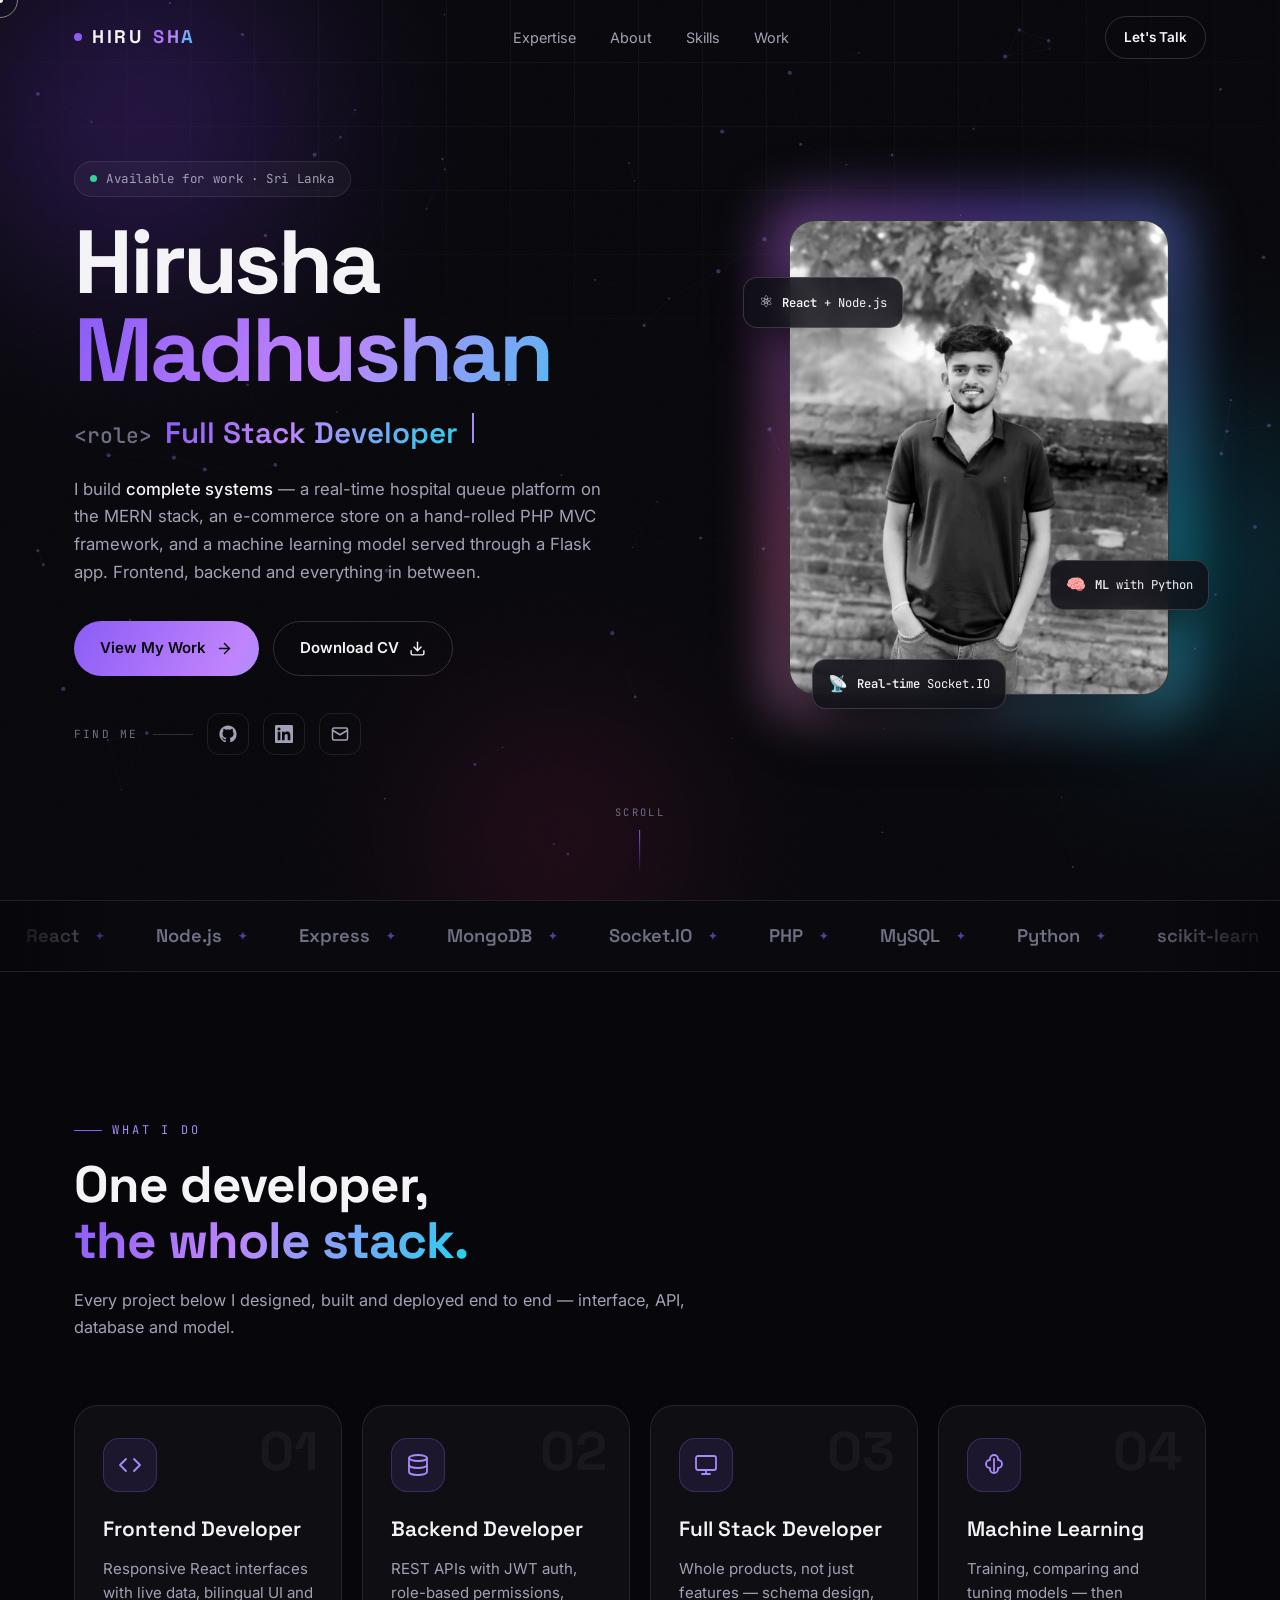
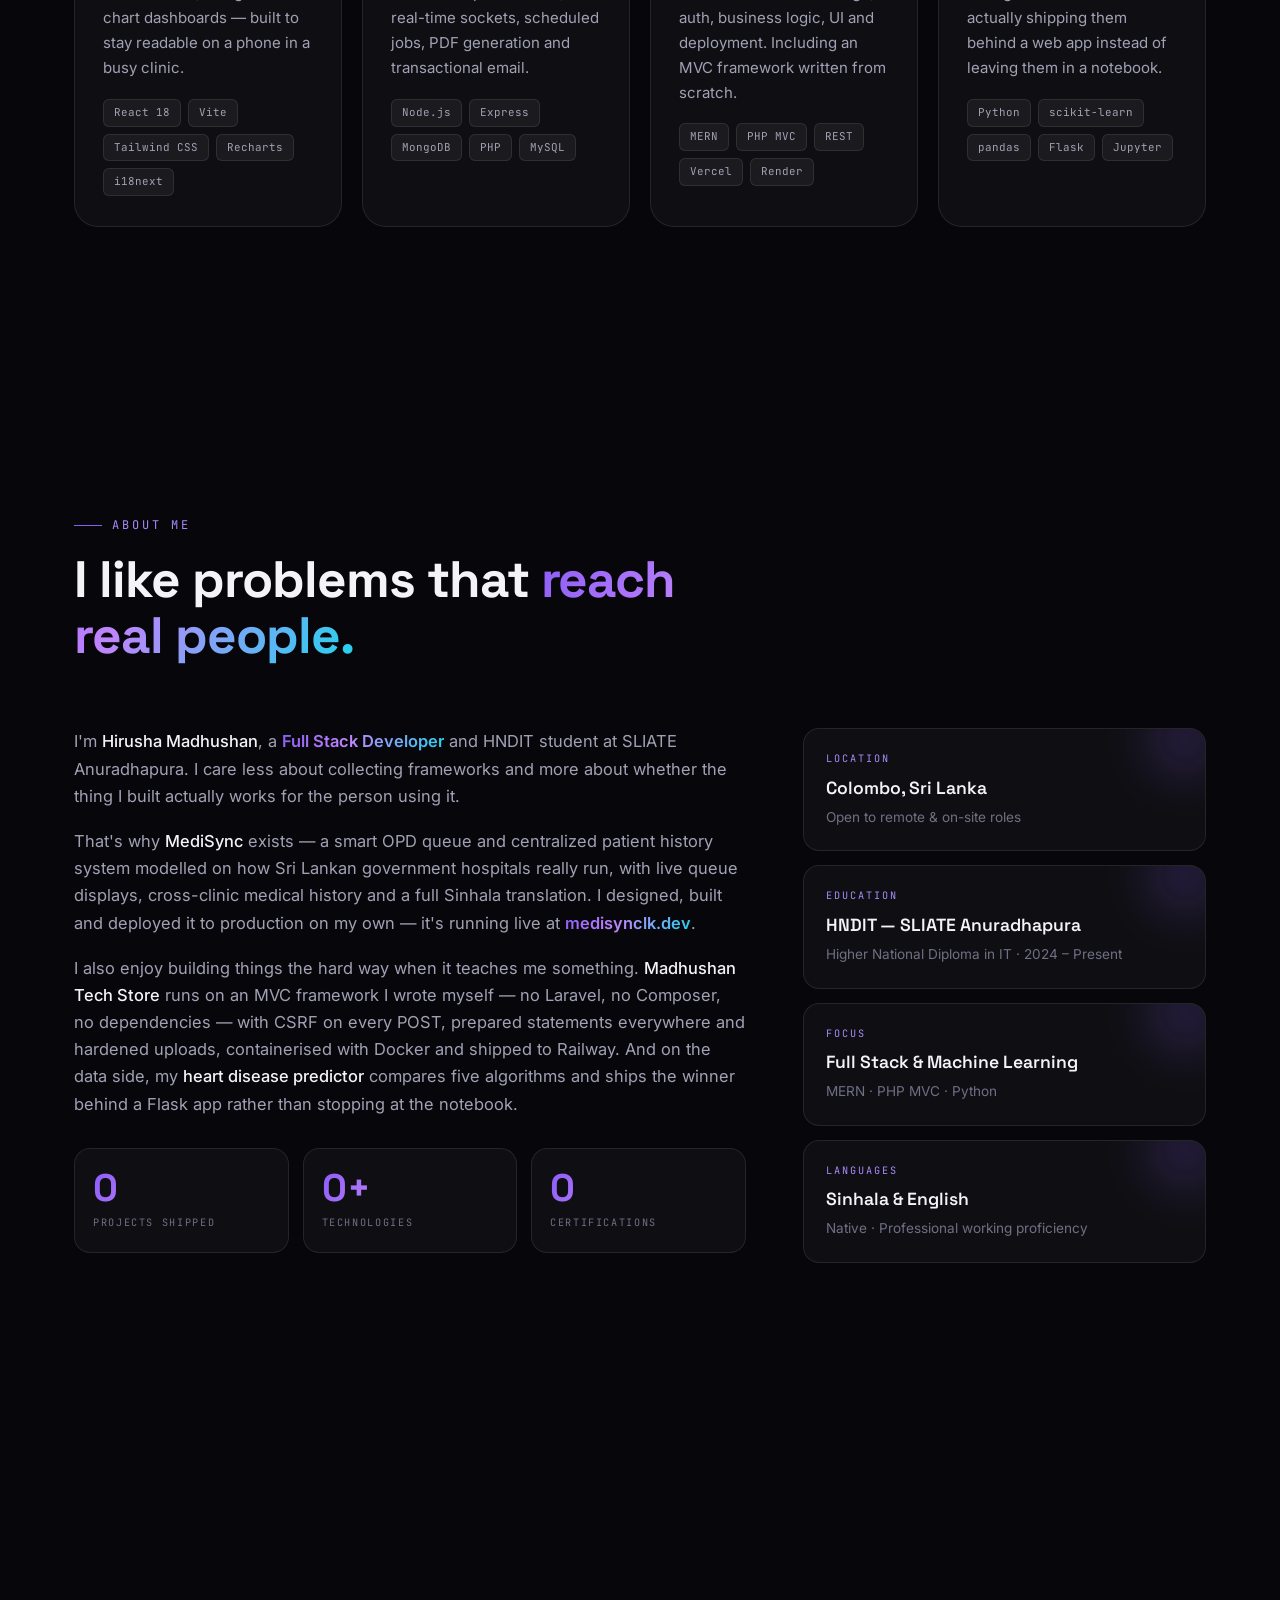
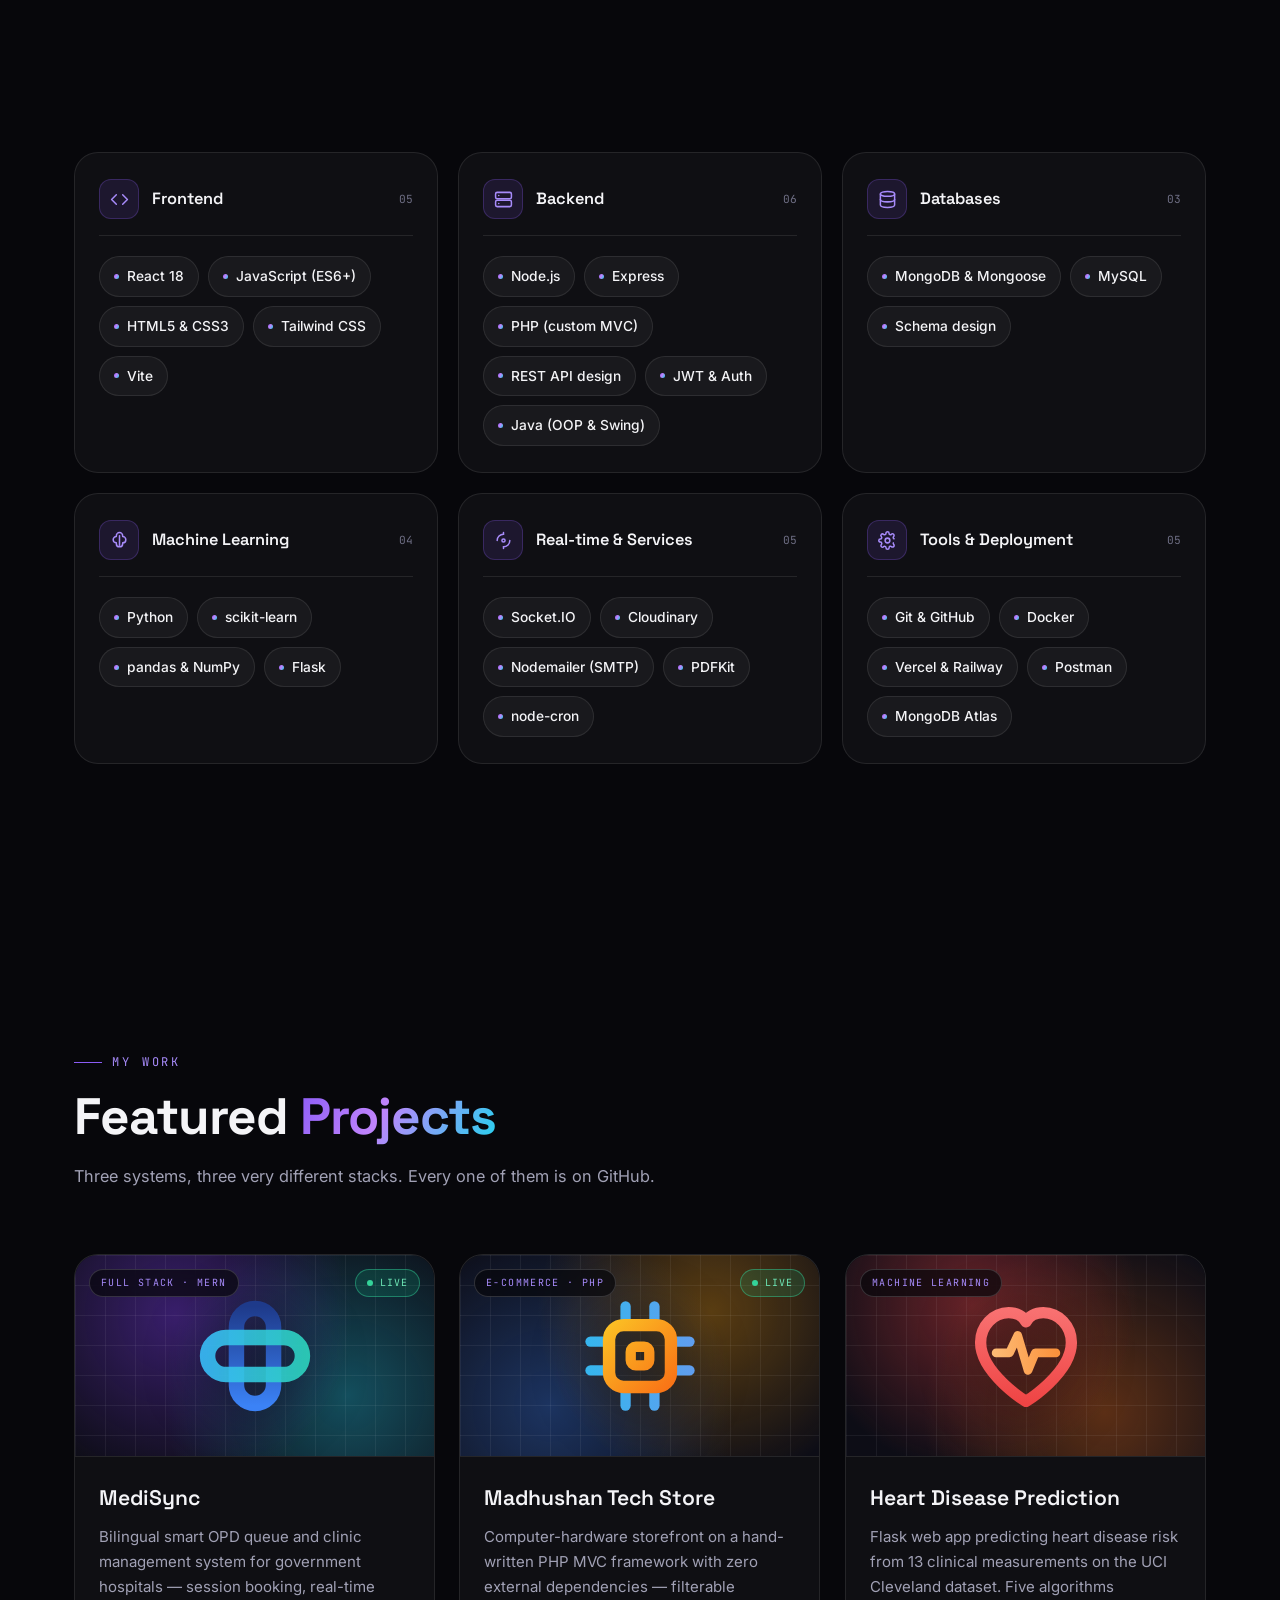
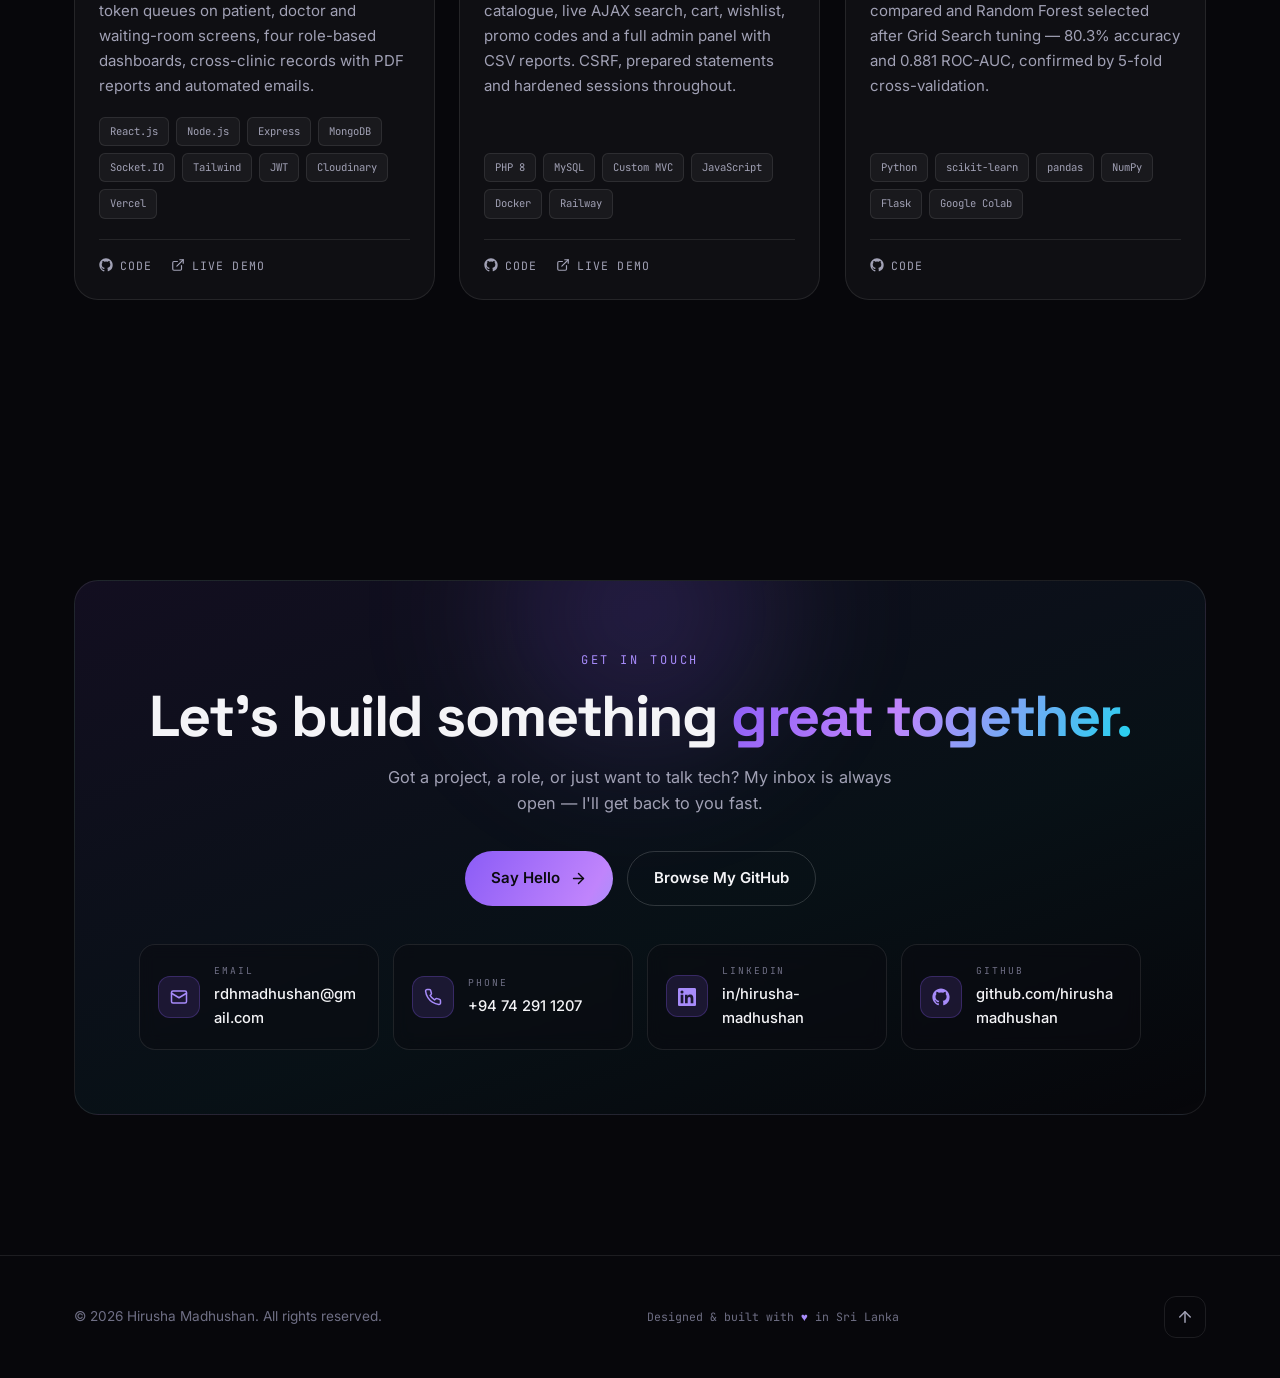
<file: index.html>
<!DOCTYPE html>
<html lang="en">
<head>
<meta charset="UTF-8" />
<meta name="viewport" content="width=device-width, initial-scale=1.0" />
<title>Hirusha Madhushan | Full Stack Developer</title>
<meta name="description" content="Hirusha Madhushan — Full Stack Developer building real-time web systems, e-commerce platforms and machine learning tools. MERN, PHP MVC and Python." />
<meta name="author" content="Hirusha Madhushan" />
<meta name="theme-color" content="#07070b" />
<link rel="canonical" href="https://hirushamadhushan.vercel.app/" />
<link rel="icon" type="image/svg+xml" href="assets/favicon.svg" />

<!-- link previews (WhatsApp, LinkedIn, Facebook, X) -->
<meta property="og:type" content="website" />
<meta property="og:site_name" content="Hirusha Madhushan" />
<meta property="og:url" content="https://hirushamadhushan.vercel.app/" />
<meta property="og:title" content="Hirusha Madhushan | Full Stack Developer" />
<meta property="og:description" content="Full Stack Developer building real-time web systems, e-commerce platforms and machine learning tools." />
<meta property="og:image" content="https://hirushamadhushan.vercel.app/assets/profile.jpg" />
<meta property="og:image:alt" content="Hirusha Madhushan" />
<meta name="twitter:card" content="summary_large_image" />
<meta name="twitter:title" content="Hirusha Madhushan | Full Stack Developer" />
<meta name="twitter:description" content="Full Stack Developer building real-time web systems, e-commerce platforms and machine learning tools." />
<meta name="twitter:image" content="https://hirushamadhushan.vercel.app/assets/profile.jpg" />

<link rel="preconnect" href="https://fonts.googleapis.com" />
<link rel="preconnect" href="https://fonts.gstatic.com" crossorigin />
<link href="https://fonts.googleapis.com/css2?family=Space+Grotesk:wght@400;500;600;700&family=Inter:wght@300;400;500;600;700&family=JetBrains+Mono:wght@400;500&display=swap" rel="stylesheet" />
<link rel="stylesheet" href="css/style.css" />
</head>
<body>

<!-- ===================== PRELOADER ===================== -->
<div id="preloader">
  <div>
    <div class="pl-mark">HIRUSHA MADHUSHAN</div>
    <div class="pl-bar"><i></i></div>
  </div>
</div>

<div class="cursor-dot"></div>
<div class="cursor-ring"></div>
<div id="progress"></div>

<!-- ===================== ATMOSPHERE ===================== -->
<div class="bg-layer">
  <div class="orb a"></div>
  <div class="orb b"></div>
  <div class="orb c"></div>
  <div class="grid-lines"></div>
  <div class="noise"></div>
</div>
<canvas id="particles"></canvas>

<!-- ===================== NAV ===================== -->
<header class="nav" id="nav">
  <div class="nav-inner">
    <a href="#home" class="brand"><span class="blip"></span>HIRU<span class="g">SHA</span></a>
    <nav class="nav-links" id="navLinks">
      <a href="#expertise">Expertise</a>
      <a href="#about">About</a>
      <a href="#skills">Skills</a>
      <a href="#work">Work</a>
    </nav>
    <a href="#contact" class="nav-cta magnetic"><span>Let's Talk</span></a>
    <button class="burger" id="burger" aria-label="Open menu" aria-expanded="false"><i></i></button>
  </div>
</header>

<div class="mobile-menu" id="mobileMenu">
  <a href="#expertise">Expertise</a>
  <a href="#about">About</a>
  <a href="#skills">Skills</a>
  <a href="#work">Work</a>
  <a href="#contact">Contact</a>
</div>

<main>

<!-- ===================== HERO ===================== -->
<section id="home">
  <div class="wrap">
    <div class="hero-grid">
      <div>
        <div class="status-pill"><span class="dot"></span> Available for work &middot; Sri Lanka</div>

        <h1 class="hero-name">
          <span class="word"><span>Hirusha</span></span>
          <span class="word"><span class="accent">Madhushan</span></span>
        </h1>

        <div class="role-line">
          <span class="lead">&lt;role&gt;</span>
          <span id="typed"></span><span class="caret"></span>
        </div>

        <p class="hero-sub">
          I build <strong>complete systems</strong> — a real-time hospital queue platform on the MERN
          stack, an e-commerce store on a hand-rolled PHP MVC framework, and a machine learning
          model served through a Flask app. Frontend, backend and everything in between.
        </p>

        <div class="btn-row">
          <a href="#work" class="btn btn-primary magnetic">
            <span>View My Work</span>
            <svg viewBox="0 0 24 24" fill="none" stroke="currentColor" stroke-width="2" stroke-linecap="round" stroke-linejoin="round"><line x1="5" y1="12" x2="19" y2="12"/><polyline points="12 5 19 12 12 19"/></svg>
          </a>
          <a href="assets/RDHM_Dharmakeerthi_CV_7.pdf" download="Hirusha-Madhushan-CV.pdf" class="btn btn-ghost magnetic">
            <span>Download CV</span>
            <svg viewBox="0 0 24 24" fill="none" stroke="currentColor" stroke-width="2" stroke-linecap="round" stroke-linejoin="round"><path d="M21 15v4a2 2 0 0 1-2 2H5a2 2 0 0 1-2-2v-4"/><polyline points="7 10 12 15 17 10"/><line x1="12" y1="15" x2="12" y2="3"/></svg>
          </a>
        </div>

        <div class="socials">
          <span class="lbl">Find me</span><span class="bar"></span>
          <a href="https://github.com/hirushamadhushan" target="_blank" rel="noopener" class="soc" aria-label="GitHub">
            <svg viewBox="0 0 24 24" fill="currentColor"><path d="M12 .5C5.73.5.5 5.73.5 12c0 5.09 3.29 9.4 7.86 10.93.58.1.79-.25.79-.56v-2c-3.2.7-3.88-1.54-3.88-1.54-.53-1.34-1.29-1.7-1.29-1.7-1.05-.72.08-.7.08-.7 1.16.08 1.77 1.2 1.77 1.2 1.03 1.77 2.7 1.26 3.36.96.1-.75.4-1.26.73-1.55-2.55-.29-5.23-1.28-5.23-5.7 0-1.26.45-2.29 1.19-3.1-.12-.29-.52-1.46.11-3.05 0 0 .97-.31 3.18 1.18a11 11 0 0 1 5.8 0c2.2-1.49 3.17-1.18 3.17-1.18.63 1.59.23 2.76.12 3.05.74.81 1.18 1.84 1.18 3.1 0 4.43-2.69 5.4-5.25 5.69.41.36.78 1.06.78 2.14v3.17c0 .31.21.67.8.56A11.51 11.51 0 0 0 23.5 12C23.5 5.73 18.27.5 12 .5Z"/></svg>
          </a>
          <a href="https://linkedin.com/in/hirusha-madhushan-721062364" target="_blank" rel="noopener" class="soc" aria-label="LinkedIn">
            <svg viewBox="0 0 24 24" fill="currentColor"><path d="M20.45 20.45h-3.56v-5.57c0-1.33-.03-3.04-1.85-3.04-1.86 0-2.14 1.45-2.14 2.94v5.67H9.35V9h3.41v1.56h.05a3.74 3.74 0 0 1 3.37-1.85c3.6 0 4.27 2.37 4.27 5.46v6.28ZM5.34 7.43a2.06 2.06 0 1 1 0-4.13 2.06 2.06 0 0 1 0 4.13ZM7.12 20.45H3.55V9h3.57v11.45ZM22.22 0H1.77C.79 0 0 .77 0 1.72v20.56C0 23.23.79 24 1.77 24h20.45c.98 0 1.78-.77 1.78-1.72V1.72C24 .77 23.2 0 22.22 0Z"/></svg>
          </a>
          <a href="mailto:rdhmadhushan@gmail.com" class="soc" aria-label="Email">
            <svg viewBox="0 0 24 24" fill="none" stroke="currentColor" stroke-width="2" stroke-linecap="round" stroke-linejoin="round"><rect x="2" y="4" width="20" height="16" rx="2"/><path d="m22 7-10 6L2 7"/></svg>
          </a>
        </div>
      </div>

      <div class="portrait-wrap">
        <div class="portrait-ring"></div>
        <div class="portrait" id="portrait">
          <div class="fallback">
            <div>
              <div class="initials">HM</div>
              <small>drop your photo at<br>assets/profile.jpg</small>
            </div>
          </div>
          <img src="assets/profile.jpg" alt="Hirusha Madhushan" onerror="this.style.display='none'" />
          <div class="scan"></div>
        </div>
        <div class="float-card fc-1"><i>&#9883;</i><span><b>React</b> + Node.js</span></div>
        <div class="float-card fc-2"><i>&#129504;</i><span><b>ML</b> with Python</span></div>
        <div class="float-card fc-3"><i>&#128225;</i><span><b>Real-time</b> Socket.IO</span></div>
      </div>
    </div>
  </div>

  <div class="scroll-hint"><span>Scroll</span><span class="track"></span></div>
</section>

<!-- ===================== MARQUEE ===================== -->
<div class="marquee">
  <div class="mq-track" id="mqTrack">
    <span class="mq-item">React</span><span class="mq-item">Node.js</span><span class="mq-item">Express</span>
    <span class="mq-item">MongoDB</span><span class="mq-item">Socket.IO</span><span class="mq-item">PHP</span>
    <span class="mq-item">MySQL</span><span class="mq-item">Python</span><span class="mq-item">scikit-learn</span>
    <span class="mq-item">Flask</span><span class="mq-item">Tailwind CSS</span><span class="mq-item">Java</span>
    <span class="mq-item">JWT</span><span class="mq-item">Docker</span><span class="mq-item">Git</span>
  </div>
</div>

<!-- ===================== EXPERTISE ===================== -->
<section id="expertise">
  <div class="wrap">
    <div class="sec-head reveal">
      <div class="eyebrow">What I Do</div>
      <h2 class="title">One developer,<br><em>the whole stack.</em></h2>
      <p>Every project below I designed, built and deployed end to end — interface, API, database and model.</p>
    </div>

    <div class="roles">
      <article class="role-card tilt reveal" data-delay="1">
        <span class="num">01</span>
        <div class="role-ico"><svg viewBox="0 0 24 24" fill="none" stroke="currentColor" stroke-width="1.8" stroke-linecap="round" stroke-linejoin="round"><polyline points="16 18 22 12 16 6"/><polyline points="8 6 2 12 8 18"/></svg></div>
        <h3>Frontend Developer</h3>
        <p>Responsive React interfaces with live data, bilingual UI and chart dashboards — built to stay readable on a phone in a busy clinic.</p>
        <div class="role-tags"><span>React 18</span><span>Vite</span><span>Tailwind CSS</span><span>Recharts</span><span>i18next</span></div>
        <span class="beam"></span>
      </article>

      <article class="role-card tilt reveal" data-delay="2">
        <span class="num">02</span>
        <div class="role-ico"><svg viewBox="0 0 24 24" fill="none" stroke="currentColor" stroke-width="1.8" stroke-linecap="round" stroke-linejoin="round"><ellipse cx="12" cy="5" rx="9" ry="3"/><path d="M3 5v14c0 1.66 4.03 3 9 3s9-1.34 9-3V5"/><path d="M3 12c0 1.66 4.03 3 9 3s9-1.34 9-3"/></svg></div>
        <h3>Backend Developer</h3>
        <p>REST APIs with JWT auth, role-based permissions, real-time sockets, scheduled jobs, PDF generation and transactional email.</p>
        <div class="role-tags"><span>Node.js</span><span>Express</span><span>MongoDB</span><span>PHP</span><span>MySQL</span></div>
        <span class="beam"></span>
      </article>

      <article class="role-card tilt reveal" data-delay="3">
        <span class="num">03</span>
        <div class="role-ico"><svg viewBox="0 0 24 24" fill="none" stroke="currentColor" stroke-width="1.8" stroke-linecap="round" stroke-linejoin="round"><rect x="2" y="3" width="20" height="14" rx="2"/><path d="M8 21h8M12 17v4"/></svg></div>
        <h3>Full Stack Developer</h3>
        <p>Whole products, not just features — schema design, auth, business logic, UI and deployment. Including an MVC framework written from scratch.</p>
        <div class="role-tags"><span>MERN</span><span>PHP MVC</span><span>REST</span><span>Vercel</span><span>Render</span></div>
        <span class="beam"></span>
      </article>

      <article class="role-card tilt reveal" data-delay="4">
        <span class="num">04</span>
        <div class="role-ico"><svg viewBox="0 0 24 24" fill="none" stroke="currentColor" stroke-width="1.8" stroke-linecap="round" stroke-linejoin="round"><path d="M12 2a4 4 0 0 0-4 4v1a4 4 0 0 0 0 8v1a4 4 0 0 0 8 0v-1a4 4 0 0 0 0-8V6a4 4 0 0 0-4-4Z"/><path d="M12 6v12"/></svg></div>
        <h3>Machine Learning</h3>
        <p>Training, comparing and tuning models — then actually shipping them behind a web app instead of leaving them in a notebook.</p>
        <div class="role-tags"><span>Python</span><span>scikit-learn</span><span>pandas</span><span>Flask</span><span>Jupyter</span></div>
        <span class="beam"></span>
      </article>
    </div>
  </div>
</section>

<!-- ===================== ABOUT ===================== -->
<section id="about">
  <div class="wrap">
    <div class="sec-head reveal">
      <div class="eyebrow">About Me</div>
      <h2 class="title">I like problems that <em>reach real people.</em></h2>
    </div>

    <div class="about-grid">
      <div class="about-copy reveal left">
        <p>
          I'm <span class="hl">Hirusha Madhushan</span>, a <span class="grad">Full Stack Developer</span>
          and HNDIT student at SLIATE Anuradhapura. I care less about collecting frameworks and more
          about whether the thing I built actually works for the person using it.
        </p>
        <p>
          That's why <span class="hl">MediSync</span> exists — a smart OPD queue and centralized patient
          history system modelled on how Sri Lankan government hospitals really run, with live queue
          displays, cross-clinic medical history and a full Sinhala translation. I designed, built and
          deployed it to production on my own — it's running live at
          <a href="https://medisynclk.dev" target="_blank" rel="noopener" class="grad">medisynclk.dev</a>.
        </p>
        <p>
          I also enjoy building things the hard way when it teaches me something.
          <span class="hl">Madhushan Tech Store</span> runs on an MVC framework I wrote myself — no
          Laravel, no Composer, no dependencies — with CSRF on every POST, prepared statements
          everywhere and hardened uploads, containerised with Docker and shipped to Railway. And on
          the data side, my
          <span class="hl">heart disease predictor</span> compares five algorithms and ships the winner
          behind a Flask app rather than stopping at the notebook.
        </p>

        <div class="stat-row">
          <div class="stat"><div class="n"><span class="count" data-to="3">0</span></div><div class="l">Projects Shipped</div></div>
          <div class="stat"><div class="n"><span class="count" data-to="20">0</span>+</div><div class="l">Technologies</div></div>
          <div class="stat"><div class="n"><span class="count" data-to="5">0</span></div><div class="l">Certifications</div></div>
        </div>
      </div>

      <aside class="info-stack reveal right" data-delay="2">
        <div class="info-card">
          <span class="glow"></span>
          <div class="k">Location</div>
          <div class="v">Colombo, Sri Lanka</div>
          <div class="s">Open to remote &amp; on-site roles</div>
        </div>
        <div class="info-card">
          <span class="glow"></span>
          <div class="k">Education</div>
          <div class="v">HNDIT &mdash; SLIATE Anuradhapura</div>
          <div class="s">Higher National Diploma in IT &middot; 2024 &ndash; Present</div>
        </div>
        <div class="info-card">
          <span class="glow"></span>
          <div class="k">Focus</div>
          <div class="v">Full Stack &amp; Machine Learning</div>
          <div class="s">MERN &middot; PHP MVC &middot; Python</div>
        </div>
        <div class="info-card">
          <span class="glow"></span>
          <div class="k">Languages</div>
          <div class="v">Sinhala &amp; English</div>
          <div class="s">Native &middot; Professional working proficiency</div>
        </div>
      </aside>
    </div>
  </div>
</section>

<!-- ===================== SKILLS ===================== -->
<section id="skills">
  <div class="wrap">
    <div class="sec-head reveal">
      <div class="eyebrow">My Skills</div>
      <h2 class="title">Technologies &amp; <em>Tools</em></h2>
      <p>Everything here is something I've actually used to ship one of the projects below.</p>
    </div>

    <div class="skill-grid">
      <div class="skill-card reveal" data-delay="1">
        <div class="skill-head">
          <span class="ico"><svg viewBox="0 0 24 24" fill="none" stroke="currentColor" stroke-width="1.9" stroke-linecap="round" stroke-linejoin="round"><polyline points="16 18 22 12 16 6"/><polyline points="8 6 2 12 8 18"/></svg></span>
          <h3>Frontend</h3><span class="cnt">05</span>
        </div>
        <ul class="skill-list">
          <li class="sk">React 18</li>
          <li class="sk">JavaScript (ES6+)</li>
          <li class="sk">HTML5 &amp; CSS3</li>
          <li class="sk">Tailwind CSS</li>
          <li class="sk">Vite</li>
        </ul>
      </div>

      <div class="skill-card reveal" data-delay="2">
        <div class="skill-head">
          <span class="ico"><svg viewBox="0 0 24 24" fill="none" stroke="currentColor" stroke-width="1.9" stroke-linecap="round" stroke-linejoin="round"><rect x="2" y="3" width="20" height="8" rx="2"/><rect x="2" y="13" width="20" height="8" rx="2"/><path d="M6 7h.01M6 17h.01"/></svg></span>
          <h3>Backend</h3><span class="cnt">06</span>
        </div>
        <ul class="skill-list">
          <li class="sk">Node.js</li>
          <li class="sk">Express</li>
          <li class="sk">PHP (custom MVC)</li>
          <li class="sk">REST API design</li>
          <li class="sk">JWT &amp; Auth</li>
          <li class="sk">Java (OOP &amp; Swing)</li>
        </ul>
      </div>

      <div class="skill-card reveal" data-delay="3">
        <div class="skill-head">
          <span class="ico"><svg viewBox="0 0 24 24" fill="none" stroke="currentColor" stroke-width="1.9" stroke-linecap="round" stroke-linejoin="round"><ellipse cx="12" cy="5" rx="9" ry="3"/><path d="M3 5v14c0 1.66 4.03 3 9 3s9-1.34 9-3V5"/><path d="M3 12c0 1.66 4.03 3 9 3s9-1.34 9-3"/></svg></span>
          <h3>Databases</h3><span class="cnt">03</span>
        </div>
        <ul class="skill-list">
          <li class="sk">MongoDB &amp; Mongoose</li>
          <li class="sk">MySQL</li>
          <li class="sk">Schema design</li>
        </ul>
      </div>

      <div class="skill-card reveal" data-delay="1">
        <div class="skill-head">
          <span class="ico"><svg viewBox="0 0 24 24" fill="none" stroke="currentColor" stroke-width="1.9" stroke-linecap="round" stroke-linejoin="round"><path d="M12 2a4 4 0 0 0-4 4v1a4 4 0 0 0 0 8v1a4 4 0 0 0 8 0v-1a4 4 0 0 0 0-8V6a4 4 0 0 0-4-4Z"/><path d="M12 6v12"/></svg></span>
          <h3>Machine Learning</h3><span class="cnt">04</span>
        </div>
        <ul class="skill-list">
          <li class="sk">Python</li>
          <li class="sk">scikit-learn</li>
          <li class="sk">pandas &amp; NumPy</li>
          <li class="sk">Flask</li>
        </ul>
      </div>

      <div class="skill-card reveal" data-delay="2">
        <div class="skill-head">
          <span class="ico"><svg viewBox="0 0 24 24" fill="none" stroke="currentColor" stroke-width="1.9" stroke-linecap="round" stroke-linejoin="round"><path d="M4 12a8 8 0 0 1 8-8"/><path d="M20 12a8 8 0 0 1-8 8"/><circle cx="12" cy="12" r="2"/><path d="M12 2v2M12 20v2"/></svg></span>
          <h3>Real-time &amp; Services</h3><span class="cnt">05</span>
        </div>
        <ul class="skill-list">
          <li class="sk">Socket.IO</li>
          <li class="sk">Cloudinary</li>
          <li class="sk">Nodemailer (SMTP)</li>
          <li class="sk">PDFKit</li>
          <li class="sk">node-cron</li>
        </ul>
      </div>

      <div class="skill-card reveal" data-delay="3">
        <div class="skill-head">
          <span class="ico"><svg viewBox="0 0 24 24" fill="none" stroke="currentColor" stroke-width="1.9" stroke-linecap="round" stroke-linejoin="round"><circle cx="12" cy="12" r="3"/><path d="M19.4 15a1.65 1.65 0 0 0 .33 1.82l.06.06a2 2 0 1 1-2.83 2.83l-.06-.06a1.65 1.65 0 0 0-1.82-.33 1.65 1.65 0 0 0-1 1.51V21a2 2 0 1 1-4 0v-.09A1.65 1.65 0 0 0 9 19.4a1.65 1.65 0 0 0-1.82.33l-.06.06a2 2 0 1 1-2.83-2.83l.06-.06A1.65 1.65 0 0 0 4.6 15a1.65 1.65 0 0 0-1.51-1H3a2 2 0 1 1 0-4h.09A1.65 1.65 0 0 0 4.6 9a1.65 1.65 0 0 0-.33-1.82l-.06-.06a2 2 0 1 1 2.83-2.83l.06.06A1.65 1.65 0 0 0 9 4.6a1.65 1.65 0 0 0 1-1.51V3a2 2 0 1 1 4 0v.09a1.65 1.65 0 0 0 1 1.51 1.65 1.65 0 0 0 1.82-.33l.06-.06a2 2 0 1 1 2.83 2.83l-.06.06A1.65 1.65 0 0 0 19.4 9c.14.36.44.63.82.76"/></svg></span>
          <h3>Tools &amp; Deployment</h3><span class="cnt">05</span>
        </div>
        <ul class="skill-list">
          <li class="sk">Git &amp; GitHub</li>
          <li class="sk">Docker</li>
          <li class="sk">Vercel &amp; Railway</li>
          <li class="sk">Postman</li>
          <li class="sk">MongoDB Atlas</li>
        </ul>
      </div>
    </div>
  </div>
</section>

<!-- ===================== WORK ===================== -->
<section id="work">
  <div class="wrap">
    <div class="sec-head reveal">
      <div class="eyebrow">My Work</div>
      <h2 class="title">Featured <em>Projects</em></h2>
      <p>Three systems, three very different stacks. Every one of them is on GitHub.</p>
    </div>

    <!-- Cards are rendered from js/projects.js — edit that file (or use admin.html) -->
    <div class="proj-grid" id="projGrid"></div>
  </div>
</section>

<!-- ===================== CONTACT ===================== -->
<section id="contact">
  <div class="wrap">
    <div class="contact-shell reveal scale">
      <div class="eyebrow center">Get In Touch</div>
      <h2>Let's build something <em>great together.</em></h2>
      <p>Got a project, a role, or just want to talk tech? My inbox is always open — I'll get back to you fast.</p>

      <div class="btn-row">
        <a href="mailto:rdhmadhushan@gmail.com" class="btn btn-primary magnetic">
          <span>Say Hello</span>
          <svg viewBox="0 0 24 24" fill="none" stroke="currentColor" stroke-width="2" stroke-linecap="round" stroke-linejoin="round"><line x1="5" y1="12" x2="19" y2="12"/><polyline points="12 5 19 12 12 19"/></svg>
        </a>
        <a href="https://github.com/hirushamadhushan" target="_blank" rel="noopener" class="btn btn-ghost magnetic">
          <span>Browse My GitHub</span>
        </a>
      </div>

      <div class="contact-grid">
        <a href="mailto:rdhmadhushan@gmail.com" class="cc">
          <span class="ico"><svg viewBox="0 0 24 24" fill="none" stroke="currentColor" stroke-width="2" stroke-linecap="round" stroke-linejoin="round"><rect x="2" y="4" width="20" height="16" rx="2"/><path d="m22 7-10 6L2 7"/></svg></span>
          <span><span class="k">Email</span><span class="v">rdhmadhushan@gmail.com</span></span>
        </a>
        <a href="tel:+94742911207" class="cc">
          <span class="ico"><svg viewBox="0 0 24 24" fill="none" stroke="currentColor" stroke-width="2" stroke-linecap="round" stroke-linejoin="round"><path d="M22 16.92v3a2 2 0 0 1-2.18 2 19.79 19.79 0 0 1-8.63-3.07 19.5 19.5 0 0 1-6-6 19.79 19.79 0 0 1-3.07-8.67A2 2 0 0 1 4.11 2h3a2 2 0 0 1 2 1.72c.13.96.36 1.9.7 2.81a2 2 0 0 1-.45 2.11L8.09 9.91a16 16 0 0 0 6 6l1.27-1.27a2 2 0 0 1 2.11-.45c.9.34 1.85.57 2.81.7A2 2 0 0 1 22 16.92Z"/></svg></span>
          <span><span class="k">Phone</span><span class="v">+94 74 291 1207</span></span>
        </a>
        <a href="https://linkedin.com/in/hirusha-madhushan-721062364" target="_blank" rel="noopener" class="cc">
          <span class="ico"><svg viewBox="0 0 24 24" fill="currentColor"><path d="M20.45 20.45h-3.56v-5.57c0-1.33-.03-3.04-1.85-3.04-1.86 0-2.14 1.45-2.14 2.94v5.67H9.35V9h3.41v1.56h.05a3.74 3.74 0 0 1 3.37-1.85c3.6 0 4.27 2.37 4.27 5.46v6.28ZM5.34 7.43a2.06 2.06 0 1 1 0-4.13 2.06 2.06 0 0 1 0 4.13ZM7.12 20.45H3.55V9h3.57v11.45ZM22.22 0H1.77C.79 0 0 .77 0 1.72v20.56C0 23.23.79 24 1.77 24h20.45c.98 0 1.78-.77 1.78-1.72V1.72C24 .77 23.2 0 22.22 0Z"/></svg></span>
          <span><span class="k">LinkedIn</span><span class="v">in/hirusha-madhushan</span></span>
        </a>
        <a href="https://github.com/hirushamadhushan" target="_blank" rel="noopener" class="cc">
          <span class="ico"><svg viewBox="0 0 24 24" fill="currentColor"><path d="M12 .5C5.73.5.5 5.73.5 12c0 5.09 3.29 9.4 7.86 10.93.58.1.79-.25.79-.56v-2c-3.2.7-3.88-1.54-3.88-1.54-.53-1.34-1.29-1.7-1.29-1.7-1.05-.72.08-.7.08-.7 1.16.08 1.77 1.2 1.77 1.2 1.03 1.77 2.7 1.26 3.36.96.1-.75.4-1.26.73-1.55-2.55-.29-5.23-1.28-5.23-5.7 0-1.26.45-2.29 1.19-3.1-.12-.29-.52-1.46.11-3.05 0 0 .97-.31 3.18 1.18a11 11 0 0 1 5.8 0c2.2-1.49 3.17-1.18 3.17-1.18.63 1.59.23 2.76.12 3.05.74.81 1.18 1.84 1.18 3.1 0 4.43-2.69 5.4-5.25 5.69.41.36.78 1.06.78 2.14v3.17c0 .31.21.67.8.56A11.51 11.51 0 0 0 23.5 12C23.5 5.73 18.27.5 12 .5Z"/></svg></span>
          <span><span class="k">GitHub</span><span class="v">github.com/hirushamadhushan</span></span>
        </a>
      </div>
    </div>
  </div>
</section>

</main>

<footer>
  <div class="wrap foot">
    <p>&copy; <span id="year">2026</span> Hirusha Madhushan. All rights reserved.</p>
    <p class="built">Designed &amp; built with <span>&hearts;</span> in Sri Lanka</p>
    <a href="#home" class="to-top" aria-label="Back to top">
      <svg viewBox="0 0 24 24" width="18" height="18" fill="none" stroke="currentColor" stroke-width="2" stroke-linecap="round" stroke-linejoin="round"><line x1="12" y1="19" x2="12" y2="5"/><polyline points="5 12 12 5 19 12"/></svg>
    </a>
  </div>
</footer>

<div class="copy-toast" id="toast">Copied</div>

<script src="js/projects.js"></script>
<script src="js/main.js"></script>
</body>
</html>
</file>
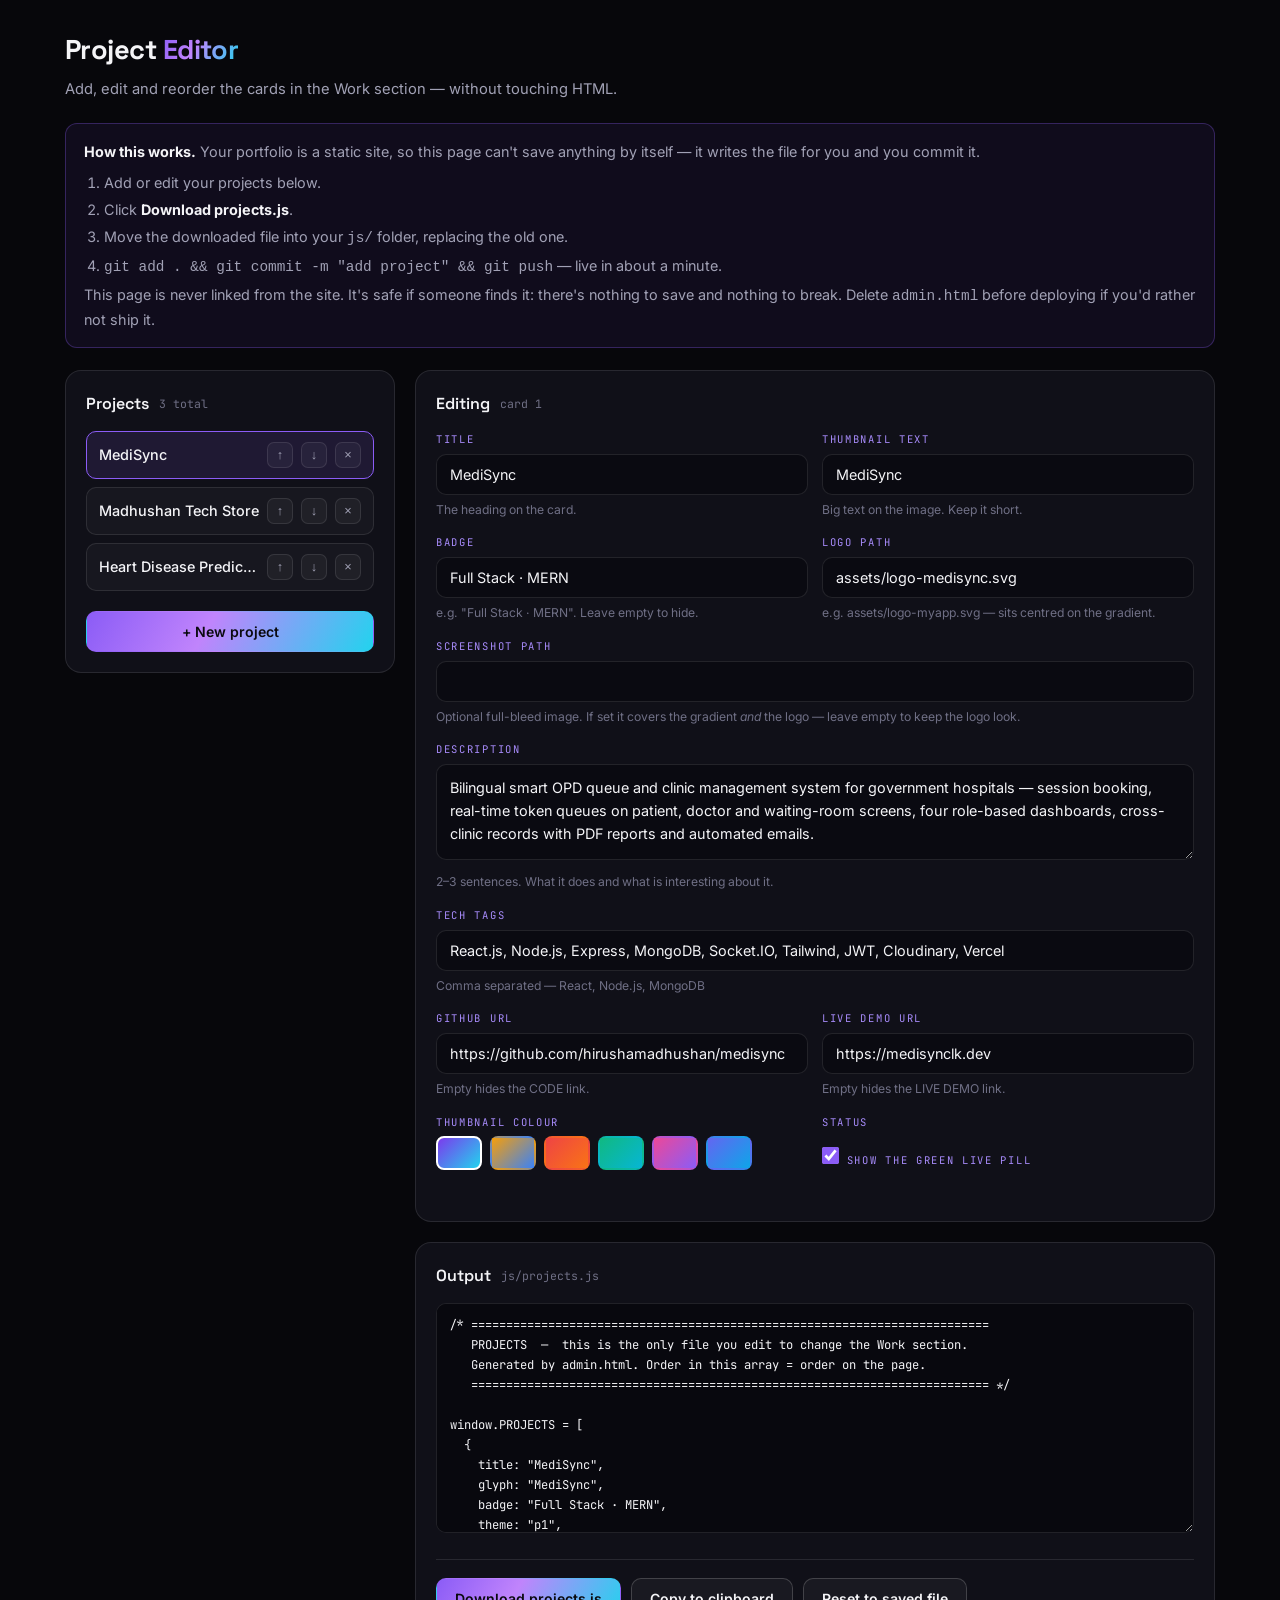
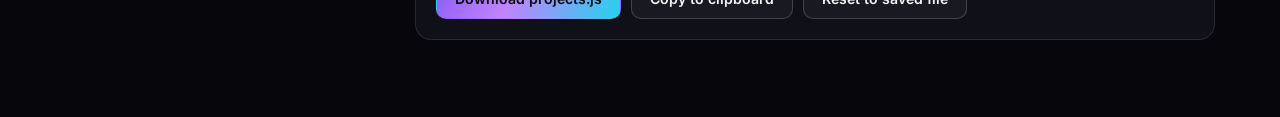
<file: admin.html>
<!DOCTYPE html>
<html lang="en">
<head>
<meta charset="UTF-8" />
<meta name="viewport" content="width=device-width, initial-scale=1.0" />
<meta name="robots" content="noindex, nofollow" />
<title>Project Editor — not part of the site</title>
<link href="https://fonts.googleapis.com/css2?family=Space+Grotesk:wght@500;600;700&family=Inter:wght@400;500;600&family=JetBrains+Mono:wght@400;500&display=swap" rel="stylesheet" />
<style>
*{margin:0;padding:0;box-sizing:border-box}
:root{
  --bg:#07070b; --panel:#101018; --line:rgba(255,255,255,.1); --line-2:rgba(255,255,255,.18);
  --text:#f4f4f7; --muted:#a1a1b5; --dim:#6f6f85;
  --violet:#8b5cf6; --violet-2:#a78bfa; --cyan:#22d3ee; --red:#f87171; --green:#34d399;
  --grad:linear-gradient(120deg,#8b5cf6,#c084fc 42%,#22d3ee);
}
body{background:var(--bg);color:var(--text);font-family:'Inter',system-ui,sans-serif;line-height:1.6;padding:28px 20px 80px}
.wrap{max-width:1150px;margin:0 auto}
h1{font-family:'Space Grotesk',sans-serif;font-size:1.7rem;font-weight:700;letter-spacing:-.02em}
h1 span{background:var(--grad);-webkit-background-clip:text;background-clip:text;color:transparent}
.sub{color:var(--muted);font-size:.92rem;margin-top:6px}

.note{
  margin:22px 0;padding:16px 18px;border-radius:12px;font-size:.9rem;color:var(--muted);
  border:1px solid rgba(139,92,246,.3);background:rgba(139,92,246,.07);
}
.note b{color:var(--text)}
.note ol{margin:8px 0 0 20px}
.note li{margin-bottom:4px}

.cols{display:grid;grid-template-columns:330px 1fr;gap:20px;align-items:start}
@media(max-width:860px){.cols{grid-template-columns:1fr}}

.panel{background:var(--panel);border:1px solid var(--line);border-radius:16px;padding:20px}
.panel h2{font-family:'Space Grotesk',sans-serif;font-size:1rem;font-weight:600;margin-bottom:14px;display:flex;align-items:center;gap:10px}
.panel h2 .count{font-family:'JetBrains Mono',monospace;font-size:.72rem;color:var(--dim);font-weight:400}

/* list */
.item{
  display:flex;align-items:center;gap:8px;padding:10px 12px;border-radius:10px;margin-bottom:8px;
  border:1px solid var(--line);background:rgba(255,255,255,.03);cursor:pointer;transition:border-color .2s,background .2s;
}
.item:hover{border-color:var(--line-2)}
.item.sel{border-color:var(--violet);background:rgba(139,92,246,.12)}
.item .nm{flex:1;font-size:.9rem;font-weight:500;overflow:hidden;text-overflow:ellipsis;white-space:nowrap}
.item .mini{
  width:26px;height:26px;flex:none;border-radius:7px;border:1px solid var(--line);
  display:grid;place-items:center;font-size:.8rem;color:var(--muted);background:rgba(255,255,255,.04);
}
.item .mini:hover{color:#fff;border-color:var(--line-2)}
.item .mini.del:hover{color:var(--red);border-color:var(--red)}

.btn{
  display:inline-flex;align-items:center;justify-content:center;gap:8px;
  padding:11px 18px;border-radius:10px;font-size:.88rem;font-weight:600;
  border:1px solid var(--line-2);background:rgba(255,255,255,.04);color:var(--text);
  cursor:pointer;transition:transform .2s,background .2s,border-color .2s;font-family:inherit;
}
.btn:hover{transform:translateY(-2px);background:rgba(255,255,255,.08)}
.btn.primary{background:var(--grad);border-color:transparent;color:#0a0a0f}
.btn.wide{width:100%}
.btn.ok{border-color:var(--green);color:var(--green)}

/* form */
.field{margin-bottom:15px}
.field label{display:block;font-family:'JetBrains Mono',monospace;font-size:.66rem;letter-spacing:.16em;text-transform:uppercase;color:var(--violet-2);margin-bottom:6px}
.field .hint{font-size:.76rem;color:var(--dim);margin-top:5px}
input[type=text],textarea,select{
  width:100%;padding:11px 13px;border-radius:10px;background:#0a0a11;color:var(--text);
  border:1px solid var(--line);font-family:inherit;font-size:.9rem;transition:border-color .2s;
}
input[type=text]:focus,textarea:focus,select:focus{outline:none;border-color:var(--violet)}
textarea{resize:vertical;min-height:96px;line-height:1.6}
.row{display:grid;grid-template-columns:1fr 1fr;gap:14px}
@media(max-width:600px){.row{grid-template-columns:1fr}}

.check{display:flex;align-items:center;gap:10px;font-size:.9rem;color:var(--muted);cursor:pointer;padding:11px 0}
.check input{width:17px;height:17px;accent-color:var(--violet);cursor:pointer}

.swatches{display:flex;gap:8px;flex-wrap:wrap}
.sw{width:46px;height:34px;border-radius:8px;border:2px solid transparent;cursor:pointer;transition:transform .2s}
.sw:hover{transform:translateY(-2px)}
.sw.on{border-color:#fff}
.sw.p1{background:linear-gradient(135deg,#7c3aed,#22d3ee)}
.sw.p2{background:linear-gradient(135deg,#f59e0b,#3b82f6)}
.sw.p3{background:linear-gradient(135deg,#ef4444,#f97316)}
.sw.p4{background:linear-gradient(135deg,#10b981,#06b6d4)}
.sw.p5{background:linear-gradient(135deg,#ec4899,#8b5cf6)}
.sw.p6{background:linear-gradient(135deg,#6366f1,#0ea5e9)}

.actions{display:flex;gap:10px;flex-wrap:wrap;margin-top:18px;padding-top:18px;border-top:1px solid var(--line)}

/* output */
#out{
  width:100%;min-height:230px;font-family:'JetBrains Mono',monospace;font-size:.76rem;
  line-height:1.65;background:#08080e;white-space:pre;overflow:auto;
}
.empty{color:var(--dim);font-size:.9rem;text-align:center;padding:40px 20px}
.toast{
  position:fixed;left:50%;bottom:26px;transform:translate(-50%,20px);z-index:99;
  padding:11px 20px;border-radius:99px;background:#14141d;border:1px solid var(--line-2);
  font-size:.86rem;opacity:0;visibility:hidden;transition:all .3s;
}
.toast.show{opacity:1;visibility:visible;transform:translate(-50%,0)}
</style>
</head>
<body>
<div class="wrap">

  <h1>Project <span>Editor</span></h1>
  <p class="sub">Add, edit and reorder the cards in the Work section — without touching HTML.</p>

  <div class="note">
    <b>How this works.</b> Your portfolio is a static site, so this page can't save anything by
    itself — it writes the file for you and you commit it.
    <ol>
      <li>Add or edit your projects below.</li>
      <li>Click <b>Download projects.js</b>.</li>
      <li>Move the downloaded file into your <code>js/</code> folder, replacing the old one.</li>
      <li><code>git add . &amp;&amp; git commit -m "add project" &amp;&amp; git push</code> — live in about a minute.</li>
    </ol>
    This page is never linked from the site. It's safe if someone finds it: there's nothing to save
    and nothing to break. Delete <code>admin.html</code> before deploying if you'd rather not ship it.
  </div>

  <div class="cols">

    <!-- ---------------- list ---------------- -->
    <div class="panel">
      <h2>Projects <span class="count" id="count"></span></h2>
      <div id="list"></div>
      <button class="btn primary wide" id="addBtn" style="margin-top:12px">+ New project</button>
    </div>

    <!-- ---------------- editor ---------------- -->
    <div>
      <div class="panel" id="editor">
        <div class="empty">Pick a project on the left, or add a new one.</div>
      </div>

      <div class="panel" style="margin-top:20px">
        <h2>Output <span class="count">js/projects.js</span></h2>
        <textarea id="out" readonly></textarea>
        <div class="actions">
          <button class="btn primary" id="dlBtn">Download projects.js</button>
          <button class="btn" id="copyBtn">Copy to clipboard</button>
          <button class="btn" id="resetBtn">Reset to saved file</button>
        </div>
      </div>
    </div>

  </div>
</div>

<div class="toast" id="toast"></div>

<script src="js/projects.js"></script>
<script>
(function () {
  'use strict';

  var $ = function (s) { return document.querySelector(s); };

  /* deep copy so editing here never mutates the loaded file object */
  var projects = JSON.parse(JSON.stringify(window.PROJECTS || []));
  var sel = projects.length ? 0 : -1;

  var THEMES = ['p1', 'p2', 'p3', 'p4', 'p5', 'p6'];

  function blank() {
    return {
      title: 'New Project', glyph: 'New', badge: '', theme: 'p4', live: false,
      logo: '', image: '', description: '', tech: [], code: '', demo: ''
    };
  }

  function toast(msg) {
    var t = $('#toast');
    t.textContent = msg;
    t.classList.add('show');
    clearTimeout(toast._t);
    toast._t = setTimeout(function () { t.classList.remove('show'); }, 2000);
  }

  /* ---------------------------- list ---------------------------- */
  function renderList() {
    $('#count').textContent = projects.length + ' total';

    $('#list').innerHTML = projects.map(function (p, i) {
      return '<div class="item' + (i === sel ? ' sel' : '') + '" data-i="' + i + '">' +
               '<span class="nm">' + (p.title || 'Untitled') + '</span>' +
               '<button class="mini" data-act="up" title="Move up">&#8593;</button>' +
               '<button class="mini" data-act="down" title="Move down">&#8595;</button>' +
               '<button class="mini del" data-act="del" title="Delete">&times;</button>' +
             '</div>';
    }).join('');
  }

  $('#list').addEventListener('click', function (e) {
    var row = e.target.closest('.item');
    if (!row) return;
    var i = Number(row.dataset.i);
    var act = e.target.dataset.act;

    if (act === 'up' && i > 0) {
      projects.splice(i - 1, 0, projects.splice(i, 1)[0]);
      sel = i - 1;
    } else if (act === 'down' && i < projects.length - 1) {
      projects.splice(i + 1, 0, projects.splice(i, 1)[0]);
      sel = i + 1;
    } else if (act === 'del') {
      if (!confirm('Delete "' + (projects[i].title || 'Untitled') + '"?')) return;
      projects.splice(i, 1);
      sel = Math.min(sel, projects.length - 1);
    } else {
      sel = i;
    }
    renderAll();
  });

  $('#addBtn').addEventListener('click', function () {
    projects.push(blank());
    sel = projects.length - 1;
    renderAll();
  });

  /* --------------------------- editor --------------------------- */
  function renderEditor() {
    if (sel < 0 || !projects[sel]) {
      $('#editor').innerHTML = '<div class="empty">Pick a project on the left, or add a new one.</div>';
      return;
    }
    var p = projects[sel];

    $('#editor').innerHTML =
      '<h2>Editing <span class="count">card ' + (sel + 1) + '</span></h2>' +

      '<div class="row">' +
        '<div class="field"><label>Title</label>' +
          '<input type="text" data-k="title" value="' + attr(p.title) + '" />' +
          '<div class="hint">The heading on the card.</div></div>' +
        '<div class="field"><label>Thumbnail text</label>' +
          '<input type="text" data-k="glyph" value="' + attr(p.glyph) + '" />' +
          '<div class="hint">Big text on the image. Keep it short.</div></div>' +
      '</div>' +

      '<div class="row">' +
        '<div class="field"><label>Badge</label>' +
          '<input type="text" data-k="badge" value="' + attr(p.badge) + '" />' +
          '<div class="hint">e.g. "Full Stack &middot; MERN". Leave empty to hide.</div></div>' +
        '<div class="field"><label>Logo path</label>' +
          '<input type="text" data-k="logo" value="' + attr(p.logo) + '" />' +
          '<div class="hint">e.g. assets/logo-myapp.svg &mdash; sits centred on the gradient.</div></div>' +
      '</div>' +

      '<div class="field"><label>Screenshot path</label>' +
        '<input type="text" data-k="image" value="' + attr(p.image) + '" />' +
        '<div class="hint">Optional full-bleed image. If set it covers the gradient <em>and</em> the logo &mdash; leave empty to keep the logo look.</div></div>' +

      '<div class="field"><label>Description</label>' +
        '<textarea data-k="description">' + text(p.description) + '</textarea>' +
        '<div class="hint">2&ndash;3 sentences. What it does and what is interesting about it.</div></div>' +

      '<div class="field"><label>Tech tags</label>' +
        '<input type="text" data-k="tech" value="' + attr((p.tech || []).join(', ')) + '" />' +
        '<div class="hint">Comma separated &mdash; React, Node.js, MongoDB</div></div>' +

      '<div class="row">' +
        '<div class="field"><label>GitHub URL</label>' +
          '<input type="text" data-k="code" value="' + attr(p.code) + '" />' +
          '<div class="hint">Empty hides the CODE link.</div></div>' +
        '<div class="field"><label>Live demo URL</label>' +
          '<input type="text" data-k="demo" value="' + attr(p.demo) + '" />' +
          '<div class="hint">Empty hides the LIVE DEMO link.</div></div>' +
      '</div>' +

      '<div class="row">' +
        '<div class="field"><label>Thumbnail colour</label>' +
          '<div class="swatches">' +
            THEMES.map(function (t) {
              return '<div class="sw ' + t + (p.theme === t ? ' on' : '') + '" data-theme="' + t + '"></div>';
            }).join('') +
          '</div></div>' +
        '<div class="field"><label>Status</label>' +
          '<label class="check"><input type="checkbox" data-k="live"' + (p.live ? ' checked' : '') + ' /> ' +
          'Show the green LIVE pill</label></div>' +
      '</div>';

    /* wire inputs */
    Array.prototype.forEach.call($('#editor').querySelectorAll('[data-k]'), function (el) {
      el.addEventListener('input', function () {
        var k = el.dataset.k;
        if (k === 'live') {
          p.live = el.checked;
        } else if (k === 'tech') {
          p.tech = el.value.split(',').map(function (s) { return s.trim(); })
                           .filter(function (s) { return s; });
        } else {
          p[k] = el.value;
        }
        if (k === 'title') renderList();
        renderOutput();
      });
    });

    Array.prototype.forEach.call($('#editor').querySelectorAll('.sw'), function (el) {
      el.addEventListener('click', function () {
        p.theme = el.dataset.theme;
        renderEditor();
        renderOutput();
      });
    });
  }

  function attr(v) {
    return String(v == null ? '' : v).replace(/&/g, '&amp;').replace(/"/g, '&quot;').replace(/</g, '&lt;');
  }
  function text(v) {
    return String(v == null ? '' : v).replace(/&/g, '&amp;').replace(/</g, '&lt;').replace(/>/g, '&gt;');
  }

  /* --------------------------- output --------------------------- */
  var HEADER =
    '/* ==========================================================================\n' +
    '   PROJECTS  —  this is the only file you edit to change the Work section.\n' +
    '   Generated by admin.html. Order in this array = order on the page.\n' +
    '   ========================================================================== */\n\n';

  function js(v) { return JSON.stringify(v); }

  function buildFile() {
    var body = projects.map(function (p) {
      return '  {\n' +
        '    title: ' + js(p.title || '') + ',\n' +
        '    glyph: ' + js(p.glyph || p.title || '') + ',\n' +
        '    badge: ' + js(p.badge || '') + ',\n' +
        '    theme: ' + js(p.theme || 'p1') + ',\n' +
        '    live: ' + (p.live ? 'true' : 'false') + ',\n' +
        '    logo: ' + js(p.logo || '') + ',\n' +
        '    image: ' + js(p.image || '') + ',\n' +
        '    description: ' + js(p.description || '') + ',\n' +
        '    tech: [' + (p.tech || []).map(js).join(', ') + '],\n' +
        '    code: ' + js(p.code || '') + ',\n' +
        '    demo: ' + js(p.demo || '') + '\n' +
      '  }';
    }).join(',\n');

    return HEADER + 'window.PROJECTS = [\n' + body + '\n];\n';
  }

  function renderOutput() { $('#out').value = buildFile(); }

  $('#dlBtn').addEventListener('click', function () {
    var blob = new Blob([buildFile()], { type: 'text/javascript' });
    var a = document.createElement('a');
    a.href = URL.createObjectURL(blob);
    a.download = 'projects.js';
    a.click();
    URL.revokeObjectURL(a.href);
    toast('Downloaded — move it into your js/ folder');
  });

  $('#copyBtn').addEventListener('click', function () {
    var out = $('#out');
    out.select();
    if (navigator.clipboard) {
      navigator.clipboard.writeText(buildFile()).then(function () { toast('Copied'); });
    } else {
      document.execCommand('copy');
      toast('Copied');
    }
  });

  $('#resetBtn').addEventListener('click', function () {
    if (!confirm('Throw away your changes and reload the saved projects.js?')) return;
    projects = JSON.parse(JSON.stringify(window.PROJECTS || []));
    sel = projects.length ? 0 : -1;
    renderAll();
    toast('Reset');
  });

  function renderAll() { renderList(); renderEditor(); renderOutput(); }
  renderAll();
})();
</script>
</body>
</html>
</file>
<file: css/style.css>
/* ==========================================================================
   Hirusha Madhushan — Portfolio
   1. Tokens          6. Sections / headings
   2. Base            7. Hero
   3. Atmosphere      8. Marquee
   4. Preloader       9. Expertise
   5. Nav            10. About
                     11. Skills
                     12. Projects
                     13. Contact
                     14. Footer
                     15. Reduced motion
   ========================================================================== */

/* ============================ 1. TOKENS ================================== */
:root{
  --bg:#07070b;
  --surface:rgba(255,255,255,.035);
  --surface-2:rgba(255,255,255,.06);
  --line:rgba(255,255,255,.09);
  --line-strong:rgba(255,255,255,.16);

  --text:#f4f4f7;
  --muted:#a1a1b5;
  --dim:#6f6f85;

  --violet:#8b5cf6;
  --violet-2:#a78bfa;
  --cyan:#22d3ee;
  --pink:#f472b6;
  --grad:linear-gradient(120deg,#8b5cf6 0%,#c084fc 42%,#22d3ee 100%);

  --r-sm:10px; --r:16px; --r-lg:24px;
  --nav-h:76px;
  --ease:cubic-bezier(.22,1,.36,1);
  --maxw:1180px;
}

/* ============================= 2. BASE =================================== */
*{margin:0;padding:0;box-sizing:border-box}
html{scroll-behavior:smooth}
body{
  background:var(--bg);
  color:var(--text);
  font-family:'Inter',system-ui,-apple-system,'Segoe UI',sans-serif;
  line-height:1.65;
  overflow-x:hidden;
  -webkit-font-smoothing:antialiased;
}
body.locked{overflow:hidden}
img{max-width:100%;display:block}
a{color:inherit;text-decoration:none}
button{font:inherit;color:inherit;background:none;border:none;cursor:pointer}
::selection{background:rgba(139,92,246,.35);color:#fff}

::-webkit-scrollbar{width:10px}
::-webkit-scrollbar-track{background:#08080d}
::-webkit-scrollbar-thumb{background:#26263a;border-radius:20px;border:2px solid #08080d}
::-webkit-scrollbar-thumb:hover{background:var(--violet)}

/* ========================= 3. ATMOSPHERE ================================= */
.bg-layer{position:fixed;inset:0;z-index:0;pointer-events:none;overflow:hidden}
#particles{position:fixed;inset:0;z-index:1;pointer-events:none;opacity:.55}

.orb{position:absolute;border-radius:50%;filter:blur(90px);opacity:.4;will-change:transform}
.orb.a{width:520px;height:520px;background:radial-gradient(circle,#7c3aed,transparent 65%);top:-140px;left:-120px;animation:drift1 22s ease-in-out infinite}
.orb.b{width:460px;height:460px;background:radial-gradient(circle,#0891b2,transparent 65%);top:38%;right:-160px;animation:drift2 26s ease-in-out infinite}
.orb.c{width:400px;height:400px;background:radial-gradient(circle,#db2777,transparent 65%);bottom:-140px;left:28%;opacity:.22;animation:drift3 30s ease-in-out infinite}
@keyframes drift1{0%,100%{transform:translate(0,0) scale(1)}50%{transform:translate(120px,90px) scale(1.15)}}
@keyframes drift2{0%,100%{transform:translate(0,0) scale(1)}50%{transform:translate(-140px,-80px) scale(1.2)}}
@keyframes drift3{0%,100%{transform:translate(0,0) scale(1)}50%{transform:translate(90px,-110px) scale(1.1)}}

.grid-lines{
  position:absolute;inset:-2px;
  background-image:linear-gradient(rgba(255,255,255,.035) 1px,transparent 1px),
                   linear-gradient(90deg,rgba(255,255,255,.035) 1px,transparent 1px);
  background-size:64px 64px;
  mask-image:radial-gradient(ellipse 90% 60% at 50% 0%,#000 20%,transparent 75%);
  -webkit-mask-image:radial-gradient(ellipse 90% 60% at 50% 0%,#000 20%,transparent 75%);
}
.noise{
  position:absolute;inset:0;opacity:.035;mix-blend-mode:overlay;
  background-image:url("data:image/svg+xml,%3Csvg xmlns='http://www.w3.org/2000/svg' width='200' height='200'%3E%3Cfilter id='n'%3E%3CfeTurbulence type='fractalNoise' baseFrequency='.85' numOctaves='3'/%3E%3C/filter%3E%3Crect width='200' height='200' filter='url(%23n)'/%3E%3C/svg%3E");
}

/* cursor */
.cursor-dot,.cursor-ring{position:fixed;top:0;left:0;z-index:9998;pointer-events:none;border-radius:50%;mix-blend-mode:difference}
.cursor-dot{width:6px;height:6px;background:#fff;transform:translate(-50%,-50%)}
.cursor-ring{width:36px;height:36px;border:1px solid rgba(255,255,255,.5);transform:translate(-50%,-50%);transition:width .25s var(--ease),height .25s var(--ease),border-color .25s}
.cursor-ring.grow{width:64px;height:64px;border-color:var(--violet-2)}
@media (hover:none),(max-width:900px){.cursor-dot,.cursor-ring{display:none}}

#progress{position:fixed;top:0;left:0;height:2px;width:0;background:var(--grad);z-index:1000;box-shadow:0 0 12px rgba(139,92,246,.8)}

/* ========================= 4. PRELOADER ================================== */
#preloader{
  position:fixed;inset:0;z-index:9999;background:var(--bg);
  display:grid;place-items:center;
  transition:opacity .6s var(--ease),visibility .6s;
}
#preloader.done{opacity:0;visibility:hidden}
.pl-mark{
  font-family:'Space Grotesk',sans-serif;font-weight:700;font-size:clamp(1.7rem,6vw,2.8rem);
  letter-spacing:.2em;background:var(--grad);-webkit-background-clip:text;background-clip:text;
  color:transparent;animation:plPulse 1.6s ease-in-out infinite;text-align:center;
}
@keyframes plPulse{0%,100%{opacity:.45}50%{opacity:1}}
.pl-bar{width:180px;height:2px;background:rgba(255,255,255,.1);border-radius:2px;margin:18px auto 0;overflow:hidden}
.pl-bar i{display:block;height:100%;width:0;background:var(--grad);animation:plFill 1.1s var(--ease) forwards}
@keyframes plFill{to{width:100%}}

/* ============================= 5. NAV ==================================== */
header.nav{
  position:fixed;top:0;left:0;right:0;height:var(--nav-h);z-index:900;
  display:flex;align-items:center;border-bottom:1px solid transparent;
  transition:background .35s var(--ease),backdrop-filter .35s,border-color .35s,height .35s var(--ease);
}
header.nav.stuck{
  height:64px;background:rgba(7,7,11,.72);backdrop-filter:blur(16px);
  -webkit-backdrop-filter:blur(16px);border-bottom-color:var(--line);
}
.nav-inner{width:100%;max-width:var(--maxw);margin:0 auto;padding:0 24px;display:flex;align-items:center;justify-content:space-between;gap:20px}
.brand{font-family:'Space Grotesk',sans-serif;font-weight:700;font-size:1.15rem;letter-spacing:.14em;display:flex;align-items:center;gap:10px}
.brand .blip{width:8px;height:8px;border-radius:50%;background:var(--violet);animation:blip 2.2s infinite}
@keyframes blip{0%{box-shadow:0 0 0 0 rgba(139,92,246,.65)}70%{box-shadow:0 0 0 12px rgba(139,92,246,0)}100%{box-shadow:0 0 0 0 rgba(139,92,246,0)}}
.brand .g{background:var(--grad);-webkit-background-clip:text;background-clip:text;color:transparent}

.nav-links{display:flex;align-items:center;gap:6px}
.nav-links a{position:relative;padding:8px 14px;font-size:.9rem;color:var(--muted);border-radius:999px;transition:color .25s,background .25s}
.nav-links a::after{
  content:'';position:absolute;left:14px;right:14px;bottom:3px;height:1px;background:var(--grad);
  transform:scaleX(0);transform-origin:left;transition:transform .35s var(--ease);
}
.nav-links a:hover{color:var(--text)}
.nav-links a:hover::after,.nav-links a.active::after{transform:scaleX(1)}
.nav-links a.active{color:var(--text);background:rgba(255,255,255,.05)}

.nav-cta{
  padding:9px 18px;border-radius:999px;font-size:.85rem;font-weight:600;
  border:1px solid var(--line-strong);position:relative;overflow:hidden;
  transition:border-color .3s,transform .3s var(--ease);
}
.nav-cta::before{content:'';position:absolute;inset:0;background:var(--grad);opacity:0;transition:opacity .3s;z-index:0}
.nav-cta:hover{border-color:transparent;color:#0a0a0f}
.nav-cta:hover::before{opacity:1}
.nav-cta span{position:relative;z-index:1}

.burger{display:none;width:42px;height:42px;border-radius:12px;border:1px solid var(--line);place-items:center}
.burger i{display:block;width:18px;height:1.5px;background:var(--text);position:relative;transition:background .2s}
.burger i::before,.burger i::after{content:'';position:absolute;left:0;width:18px;height:1.5px;background:var(--text);transition:transform .3s var(--ease)}
.burger i::before{top:-6px}
.burger i::after{top:6px}
.burger.open i{background:transparent}
.burger.open i::before{transform:translateY(6px) rotate(45deg)}
.burger.open i::after{transform:translateY(-6px) rotate(-45deg)}

.mobile-menu{
  position:fixed;inset:0;z-index:880;background:rgba(7,7,11,.96);backdrop-filter:blur(20px);
  display:flex;flex-direction:column;align-items:center;justify-content:center;gap:6px;
  opacity:0;visibility:hidden;transition:opacity .4s var(--ease),visibility .4s;
}
.mobile-menu.open{opacity:1;visibility:visible}
.mobile-menu a{
  font-family:'Space Grotesk',sans-serif;font-size:2rem;font-weight:600;padding:10px 20px;
  opacity:0;transform:translateY(24px);
  transition:opacity .5s var(--ease),transform .5s var(--ease),color .2s;
}
.mobile-menu.open a{opacity:1;transform:none}
.mobile-menu.open a:nth-child(1){transition-delay:.08s}
.mobile-menu.open a:nth-child(2){transition-delay:.14s}
.mobile-menu.open a:nth-child(3){transition-delay:.20s}
.mobile-menu.open a:nth-child(4){transition-delay:.26s}
.mobile-menu.open a:nth-child(5){transition-delay:.32s}
.mobile-menu a:hover{color:var(--violet-2)}

@media(max-width:880px){
  .nav-links,.nav-cta{display:none}
  .burger{display:grid}
}

/* ==================== 6. SECTIONS / HEADINGS ============================= */
main{position:relative;z-index:2}
section{padding:clamp(80px,11vw,140px) 0;position:relative}
.wrap{width:100%;max-width:var(--maxw);margin:0 auto;padding:0 24px}

.eyebrow{
  display:inline-flex;align-items:center;gap:10px;font-family:'JetBrains Mono',monospace;
  font-size:.75rem;letter-spacing:.24em;text-transform:uppercase;color:var(--violet-2);margin-bottom:16px;
}
.eyebrow::before{content:'';width:28px;height:1px;background:var(--violet)}
.eyebrow.center::before{display:none}

h2.title{
  font-family:'Space Grotesk',sans-serif;font-weight:700;letter-spacing:-.02em;
  font-size:clamp(2rem,5vw,3.2rem);line-height:1.1;margin-bottom:18px;
}
h2.title em{font-style:normal;background:var(--grad);-webkit-background-clip:text;background-clip:text;color:transparent}
.sec-head{margin-bottom:clamp(40px,6vw,64px);max-width:660px}
.sec-head p{color:var(--muted);font-size:1.02rem}

/* reveal */
.reveal{opacity:0;transform:translateY(34px);transition:opacity .85s var(--ease),transform .85s var(--ease)}
.reveal.in{opacity:1;transform:none}
.reveal.left{transform:translateX(-40px)}
.reveal.right{transform:translateX(40px)}
.reveal.scale{transform:scale(.94)}
.reveal.in.left,.reveal.in.right,.reveal.in.scale{transform:none}
[data-delay="1"]{transition-delay:.09s}
[data-delay="2"]{transition-delay:.18s}
[data-delay="3"]{transition-delay:.27s}
[data-delay="4"]{transition-delay:.36s}
[data-delay="5"]{transition-delay:.45s}

/* shared buttons */
.btn{
  position:relative;display:inline-flex;align-items:center;gap:10px;
  padding:14px 26px;border-radius:999px;font-weight:600;font-size:.94rem;overflow:hidden;
  transition:transform .35s var(--ease),box-shadow .35s var(--ease),border-color .3s;
  will-change:transform;
}
.btn svg{width:17px;height:17px;transition:transform .3s var(--ease)}
.btn > *{position:relative;z-index:1}
.btn-primary{background:var(--grad);background-size:200% 200%;color:#0a0a0f;animation:gradShift 6s ease infinite}
@keyframes gradShift{0%,100%{background-position:0% 50%}50%{background-position:100% 50%}}
.btn-primary:hover{box-shadow:0 12px 40px -8px rgba(139,92,246,.65);transform:translateY(-3px)}
.btn-primary:hover svg{transform:translateX(4px)}
.btn-ghost{border:1px solid var(--line-strong);color:var(--text)}
.btn-ghost::before{content:'';position:absolute;inset:0;background:var(--surface-2);opacity:0;transition:opacity .3s}
.btn-ghost:hover{transform:translateY(-3px);border-color:var(--violet)}
.btn-ghost:hover::before{opacity:1}
.btn-row{display:flex;flex-wrap:wrap;gap:14px}

/* ============================= 7. HERO =================================== */
#home{min-height:100vh;display:flex;align-items:center;padding-top:var(--nav-h);padding-bottom:60px}
.hero-grid{display:grid;grid-template-columns:1.15fr .85fr;gap:clamp(30px,5vw,70px);align-items:center}

.status-pill{
  display:inline-flex;align-items:center;gap:9px;padding:7px 15px;border-radius:999px;
  border:1px solid var(--line);background:var(--surface);font-size:.78rem;color:var(--muted);
  font-family:'JetBrains Mono',monospace;letter-spacing:.05em;margin-bottom:22px;
}
.status-pill .dot{width:7px;height:7px;border-radius:50%;background:#34d399;animation:blip2 2s infinite}
@keyframes blip2{0%,100%{box-shadow:0 0 0 0 rgba(52,211,153,.6)}50%{box-shadow:0 0 0 7px rgba(52,211,153,0)}}

h1.hero-name{
  font-family:'Space Grotesk',sans-serif;font-weight:700;
  font-size:clamp(2.8rem,8vw,5.6rem);line-height:.98;letter-spacing:-.035em;margin-bottom:8px;
}
h1.hero-name .word{display:block;overflow:hidden}
h1.hero-name .word > span{display:block;transform:translateY(105%);animation:riseUp 1s var(--ease) forwards}
h1.hero-name .word:nth-child(1) > span{animation-delay:.15s}
h1.hero-name .word:nth-child(2) > span{animation-delay:.3s}
@keyframes riseUp{to{transform:translateY(0)}}
h1.hero-name .accent{background:var(--grad);-webkit-background-clip:text;background-clip:text;color:transparent}

.role-line{
  font-family:'Space Grotesk',sans-serif;font-size:clamp(1.05rem,2.8vw,1.85rem);font-weight:500;
  color:var(--muted);margin:14px 0 6px;min-height:1.6em;
  display:flex;flex-wrap:wrap;align-items:baseline;gap:.45em;
}
.role-line .lead{color:var(--dim);font-size:.72em;font-family:'JetBrains Mono',monospace}
#typed{font-weight:600;background:var(--grad);-webkit-background-clip:text;background-clip:text;color:transparent}
.caret{display:inline-block;width:2px;height:1em;background:var(--violet-2);vertical-align:-.12em;animation:blink 1s steps(2) infinite}
@keyframes blink{0%,50%{opacity:1}51%,100%{opacity:0}}

.hero-sub{color:var(--muted);font-size:1.05rem;max-width:540px;margin:18px 0 34px}
.hero-sub strong{color:var(--text);font-weight:500}
#home .btn-row{margin-bottom:38px}

.socials{display:flex;align-items:center;gap:14px}
.socials .lbl{font-family:'JetBrains Mono',monospace;font-size:.7rem;letter-spacing:.2em;color:var(--dim);text-transform:uppercase}
.socials .bar{width:40px;height:1px;background:var(--line-strong)}
.soc{
  width:42px;height:42px;border-radius:12px;border:1px solid var(--line);
  display:grid;place-items:center;color:var(--muted);
  transition:transform .35s var(--ease),color .3s,border-color .3s,background .3s;
}
.soc svg{width:18px;height:18px}
.soc:hover{transform:translateY(-4px) rotate(-6deg);color:#fff;border-color:var(--violet);background:rgba(139,92,246,.14)}

/* portrait */
.portrait-wrap{position:relative;justify-self:center;width:min(100%,380px)}
.portrait-ring{
  position:absolute;inset:-22px;border-radius:34px;
  background:conic-gradient(from 0deg,var(--violet),var(--cyan),var(--pink),var(--violet));
  filter:blur(26px);opacity:.5;animation:spin 12s linear infinite;
}
@keyframes spin{to{transform:rotate(360deg)}}
.portrait{
  position:relative;border-radius:26px;overflow:hidden;border:1px solid var(--line-strong);
  background:linear-gradient(160deg,#171722,#0b0b12);aspect-ratio:4/5;
  box-shadow:0 30px 70px -20px rgba(0,0,0,.85);animation:floaty 7s ease-in-out infinite;
}
@keyframes floaty{0%,100%{transform:translateY(0)}50%{transform:translateY(-14px)}}
.portrait img{width:100%;height:100%;object-fit:cover;filter:grayscale(1) contrast(1.05);transition:filter .6s var(--ease),transform .8s var(--ease)}
.portrait:hover img{filter:grayscale(0) contrast(1);transform:scale(1.05)}
.portrait .fallback{position:absolute;inset:0;display:grid;place-items:center;gap:8px;text-align:center;padding:20px;align-content:center}
.portrait .fallback .initials{
  font-family:'Space Grotesk',sans-serif;font-size:4.5rem;font-weight:700;letter-spacing:-.03em;line-height:1;
  background:var(--grad);-webkit-background-clip:text;background-clip:text;color:transparent;
}
.portrait .fallback small{color:var(--dim);font-family:'JetBrains Mono',monospace;font-size:.66rem;line-height:1.7}
.portrait .scan{
  position:absolute;left:0;right:0;height:120px;pointer-events:none;
  background:linear-gradient(180deg,transparent,rgba(139,92,246,.16),transparent);
  animation:scan 4.5s ease-in-out infinite;
}
@keyframes scan{0%{top:-120px}100%{top:100%}}

.float-card{
  position:absolute;padding:11px 15px;border-radius:14px;
  background:rgba(15,15,22,.85);backdrop-filter:blur(12px);border:1px solid var(--line-strong);
  font-size:.76rem;font-family:'JetBrains Mono',monospace;display:flex;align-items:center;gap:9px;
  box-shadow:0 14px 40px -12px rgba(0,0,0,.9);white-space:nowrap;
}
.float-card b{color:var(--text);font-weight:600}
.float-card i{font-style:normal;font-size:1rem}
.fc-1{top:12%;left:-46px;animation:floaty 6s ease-in-out infinite .4s}
.fc-2{bottom:18%;right:-40px;animation:floaty 6.5s ease-in-out infinite 1.1s}
.fc-3{bottom:-14px;left:6%;animation:floaty 7.5s ease-in-out infinite .7s}
@media(max-width:1080px){.fc-1{left:-16px}.fc-2{right:-12px}}

.scroll-hint{
  position:absolute;bottom:26px;left:50%;transform:translateX(-50%);
  display:flex;flex-direction:column;align-items:center;gap:9px;color:var(--dim);
  font-family:'JetBrains Mono',monospace;font-size:.65rem;letter-spacing:.22em;text-transform:uppercase;
}
.scroll-hint .track{width:1px;height:44px;background:linear-gradient(180deg,var(--violet),transparent);position:relative;overflow:hidden}
.scroll-hint .track::after{content:'';position:absolute;top:-44px;left:0;width:1px;height:44px;background:var(--cyan);animation:trackDown 2s linear infinite}
@keyframes trackDown{to{top:44px}}

@media(max-width:900px){
  .hero-grid{grid-template-columns:1fr;text-align:center}
  .hero-sub{margin-inline:auto}
  #home .btn-row,.socials,.role-line{justify-content:center}
  .portrait-wrap{order:-1;width:min(100%,290px)}
  .scroll-hint{display:none}
  .float-card{font-size:.68rem;padding:8px 12px}
}

/* =========================== 8. MARQUEE ================================== */
.marquee{border-block:1px solid var(--line);padding:20px 0;overflow:hidden;background:rgba(255,255,255,.015);position:relative}
.marquee::before,.marquee::after{content:'';position:absolute;top:0;bottom:0;width:140px;z-index:2;pointer-events:none}
.marquee::before{left:0;background:linear-gradient(90deg,var(--bg),transparent)}
.marquee::after{right:0;background:linear-gradient(270deg,var(--bg),transparent)}
.mq-track{display:flex;width:max-content;animation:marquee 34s linear infinite}
.marquee:hover .mq-track{animation-play-state:paused}
@keyframes marquee{to{transform:translateX(-50%)}}
.mq-item{
  display:inline-flex;align-items:center;gap:16px;padding:0 26px;white-space:nowrap;
  font-family:'Space Grotesk',sans-serif;font-size:1.15rem;font-weight:600;color:var(--dim);transition:color .3s;
}
.mq-item:hover{color:var(--violet-2)}
.mq-item::after{content:'\2726';color:var(--violet);font-size:.7rem;opacity:.6}

/* ========================== 9. EXPERTISE ================================= */
.roles{display:grid;grid-template-columns:repeat(auto-fit,minmax(260px,1fr));gap:20px}
.role-card{
  position:relative;padding:32px 28px 30px;border-radius:var(--r-lg);
  border:1px solid var(--line);background:var(--surface);overflow:hidden;
  transition:transform .5s var(--ease),border-color .4s,background .4s;
}
.role-card::before{
  content:'';position:absolute;inset:0;opacity:0;transition:opacity .45s;
  background:radial-gradient(420px circle at var(--mx,50%) var(--my,50%),rgba(139,92,246,.14),transparent 60%);
}
.role-card:hover::before{opacity:1}
.role-card:hover{border-color:var(--line-strong);background:var(--surface-2)}
.role-card > *{position:relative;z-index:1}
.role-card .num{
  position:absolute;top:18px;right:22px;font-family:'Space Grotesk',sans-serif;font-size:3.4rem;
  font-weight:700;color:rgba(255,255,255,.045);line-height:1;transition:color .4s;
}
.role-card:hover .num{color:rgba(139,92,246,.2)}
.role-ico{
  width:54px;height:54px;border-radius:16px;display:grid;place-items:center;margin-bottom:20px;
  background:rgba(139,92,246,.12);border:1px solid rgba(139,92,246,.28);color:var(--violet-2);
  transition:transform .5s var(--ease),background .4s,color .4s;
}
.role-card:hover .role-ico{transform:translateY(-4px) rotate(-8deg) scale(1.06);background:rgba(139,92,246,.22);color:#fff}
.role-ico svg{width:24px;height:24px}
.role-card h3{font-family:'Space Grotesk',sans-serif;font-size:1.3rem;font-weight:600;margin-bottom:10px}
.role-card p{color:var(--muted);font-size:.94rem;margin-bottom:18px}
.role-tags{display:flex;flex-wrap:wrap;gap:7px}
.role-tags span{
  font-family:'JetBrains Mono',monospace;font-size:.68rem;padding:4px 10px;border-radius:6px;
  background:rgba(255,255,255,.05);border:1px solid var(--line);color:var(--muted);
  transition:color .3s,border-color .3s;
}
.role-card:hover .role-tags span{border-color:rgba(139,92,246,.3);color:var(--violet-2)}
.role-card .beam{
  position:absolute;left:0;right:0;bottom:0;height:2px;background:var(--grad);
  transform:scaleX(0);transform-origin:left;transition:transform .55s var(--ease);
}
.role-card:hover .beam{transform:scaleX(1)}

/* ============================ 10. ABOUT ================================== */
.about-grid{display:grid;grid-template-columns:1.25fr .75fr;gap:clamp(28px,4.5vw,60px);align-items:start}
.about-copy p{color:var(--muted);font-size:1.03rem;margin-bottom:18px}
.about-copy .hl{color:var(--text);font-weight:500}
.about-copy .grad{background:var(--grad);-webkit-background-clip:text;background-clip:text;color:transparent;font-weight:600}

.stat-row{display:grid;grid-template-columns:repeat(3,1fr);gap:14px;margin-top:30px}
.stat{padding:20px 18px;border-radius:var(--r);border:1px solid var(--line);background:var(--surface);transition:transform .4s var(--ease),border-color .3s,background .3s}
.stat:hover{transform:translateY(-5px);border-color:rgba(139,92,246,.4);background:var(--surface-2)}
.stat .n{font-family:'Space Grotesk',sans-serif;font-size:clamp(1.7rem,4vw,2.4rem);font-weight:700;line-height:1;background:var(--grad);-webkit-background-clip:text;background-clip:text;color:transparent}
.stat .l{font-family:'JetBrains Mono',monospace;font-size:.64rem;letter-spacing:.16em;text-transform:uppercase;color:var(--dim);margin-top:8px}

.info-stack{display:grid;gap:14px}
.info-card{padding:22px;border-radius:var(--r);border:1px solid var(--line);background:var(--surface);position:relative;overflow:hidden;transition:transform .4s var(--ease),border-color .3s}
.info-card:hover{transform:translateX(6px);border-color:rgba(139,92,246,.4)}
.info-card > *{position:relative;z-index:1}
.info-card .k{font-family:'JetBrains Mono',monospace;font-size:.64rem;letter-spacing:.2em;text-transform:uppercase;color:var(--violet-2);margin-bottom:9px}
.info-card .v{font-family:'Space Grotesk',sans-serif;font-size:1.1rem;font-weight:600;line-height:1.35}
.info-card .s{color:var(--dim);font-size:.85rem;margin-top:5px}
.info-card .glow{position:absolute;width:120px;height:120px;border-radius:50%;background:radial-gradient(circle,rgba(139,92,246,.25),transparent 70%);top:-50px;right:-40px;filter:blur(20px);z-index:0}

@media(max-width:860px){.about-grid{grid-template-columns:1fr}}
@media(max-width:520px){.stat-row{grid-template-columns:1fr 1fr}}

/* =========================== 11. SKILLS ================================== */
.skill-grid{display:grid;grid-template-columns:repeat(auto-fit,minmax(300px,1fr));gap:20px}
.skill-card{
  padding:26px 24px;border-radius:var(--r-lg);border:1px solid var(--line);background:var(--surface);
  position:relative;overflow:hidden;transition:transform .45s var(--ease),border-color .35s,background .35s;
}
.skill-card:hover{transform:translateY(-6px);border-color:rgba(139,92,246,.35);background:var(--surface-2)}
.skill-head{display:flex;align-items:center;gap:13px;margin-bottom:20px;padding-bottom:16px;border-bottom:1px solid var(--line)}
.skill-head .ico{width:40px;height:40px;flex:none;border-radius:12px;display:grid;place-items:center;background:rgba(139,92,246,.12);border:1px solid rgba(139,92,246,.25);color:var(--violet-2)}
.skill-head .ico svg{width:19px;height:19px}
.skill-head h3{font-family:'Space Grotesk',sans-serif;font-size:1.02rem;font-weight:600}
.skill-head .cnt{margin-left:auto;font-family:'JetBrains Mono',monospace;font-size:.7rem;color:var(--dim)}

.skill-list{display:flex;flex-wrap:wrap;gap:9px;list-style:none}
.sk{
  display:inline-flex;align-items:center;gap:8px;padding:8px 14px;border-radius:99px;
  font-size:.86rem;font-weight:500;color:var(--text);
  background:rgba(255,255,255,.045);border:1px solid var(--line);
  transition:background .3s,color .3s,border-color .3s,transform .3s var(--ease);
}
.sk::before{content:'';width:5px;height:5px;border-radius:50%;background:var(--grad);flex:none}
.sk:hover{background:rgba(139,92,246,.15);color:#fff;border-color:rgba(139,92,246,.4);transform:translateY(-2px)}

/* ========================== 12. PROJECTS ================================= */
.proj-grid{display:grid;grid-template-columns:repeat(auto-fit,minmax(300px,1fr));gap:24px}
.proj{
  position:relative;border-radius:var(--r-lg);border:1px solid var(--line);background:var(--surface);
  overflow:hidden;display:flex;flex-direction:column;
  transition:transform .5s var(--ease),border-color .4s,box-shadow .5s var(--ease);will-change:transform;
}
.proj:hover{transform:translateY(-9px);border-color:rgba(139,92,246,.45);box-shadow:0 30px 60px -25px rgba(139,92,246,.4)}
.proj-thumb{position:relative;aspect-ratio:16/9;overflow:hidden;display:grid;place-items:center;border-bottom:1px solid var(--line)}
.proj-thumb .bgfx{position:absolute;inset:0}
.p1 .bgfx{background:radial-gradient(circle at 28% 30%,#7c3aed66,transparent 60%),radial-gradient(circle at 76% 70%,#22d3ee55,transparent 60%),#0d0d16}
.p2 .bgfx{background:radial-gradient(circle at 70% 28%,#f59e0b55,transparent 60%),radial-gradient(circle at 25% 75%,#3b82f655,transparent 60%),#0d0d16}
.p3 .bgfx{background:radial-gradient(circle at 35% 25%,#ef444466,transparent 60%),radial-gradient(circle at 72% 78%,#f9731655,transparent 60%),#0d0d16}
.p4 .bgfx{background:radial-gradient(circle at 30% 70%,#10b98166,transparent 60%),radial-gradient(circle at 75% 25%,#06b6d455,transparent 60%),#0d0d16}
.p5 .bgfx{background:radial-gradient(circle at 70% 35%,#ec489966,transparent 60%),radial-gradient(circle at 25% 70%,#8b5cf655,transparent 60%),#0d0d16}
.p6 .bgfx{background:radial-gradient(circle at 25% 30%,#6366f166,transparent 60%),radial-gradient(circle at 78% 72%,#0ea5e955,transparent 60%),#0d0d16}
.proj-thumb .mesh{
  position:absolute;inset:0;
  background-image:linear-gradient(rgba(255,255,255,.06) 1px,transparent 1px),linear-gradient(90deg,rgba(255,255,255,.06) 1px,transparent 1px);
  background-size:30px 30px;transition:transform .8s var(--ease);
}
.proj:hover .proj-thumb .mesh{transform:scale(1.12) rotate(1.5deg)}
.proj-thumb .glyph{
  position:relative;z-index:1;font-family:'Space Grotesk',sans-serif;font-weight:700;
  font-size:clamp(1.9rem,4.5vw,3rem);letter-spacing:-.03em;color:#fff;text-align:center;padding:0 20px;
  text-shadow:0 6px 30px rgba(0,0,0,.6);transition:transform .6s var(--ease);
}
.proj:hover .glyph{transform:scale(1.06) translateY(-3px)}

/* project logo, shown instead of the text glyph when one is set */
.proj-thumb .logo{
  position:relative;z-index:1;width:42%;max-width:132px;height:auto;
  filter:drop-shadow(0 8px 26px rgba(0,0,0,.55));
  transition:transform .6s var(--ease),filter .6s var(--ease);
  animation:logoFloat 6s ease-in-out infinite;
}
.proj:hover .proj-thumb .logo{
  transform:scale(1.09) translateY(-4px);
  filter:drop-shadow(0 12px 32px rgba(0,0,0,.6)) brightness(1.12);
}
@keyframes logoFloat{0%,100%{transform:translateY(0)}50%{transform:translateY(-7px)}}
.proj:hover .proj-thumb .logo{animation-play-state:paused}
.proj-thumb img{position:absolute;inset:0;width:100%;height:100%;object-fit:cover;z-index:2;transition:transform .8s var(--ease)}
.proj:hover .proj-thumb img{transform:scale(1.06)}
.proj-badge{
  position:absolute;top:14px;left:14px;z-index:3;padding:5px 11px;border-radius:999px;
  font-family:'JetBrains Mono',monospace;font-size:.62rem;letter-spacing:.14em;text-transform:uppercase;
  background:rgba(7,7,11,.7);backdrop-filter:blur(8px);border:1px solid var(--line-strong);color:var(--violet-2);
}
.proj-live{
  position:absolute;top:14px;right:14px;z-index:3;padding:5px 11px;border-radius:999px;
  font-family:'JetBrains Mono',monospace;font-size:.62rem;letter-spacing:.12em;text-transform:uppercase;
  background:rgba(16,185,129,.16);border:1px solid rgba(52,211,153,.45);color:#6ee7b7;
  display:inline-flex;align-items:center;gap:7px;
}
.proj-live .d{width:6px;height:6px;border-radius:50%;background:#34d399;animation:blip2 2s infinite}

.proj-body{padding:24px;display:flex;flex-direction:column;flex:1}
.proj-body h3{font-family:'Space Grotesk',sans-serif;font-size:1.32rem;font-weight:600;margin-bottom:9px;display:flex;align-items:center;gap:9px}
.proj-body h3 .arrow{opacity:0;transform:translateX(-6px);transition:all .35s var(--ease);color:var(--violet-2)}
.proj:hover h3 .arrow{opacity:1;transform:none}
.proj-body > p{color:var(--muted);font-size:.94rem;margin-bottom:18px}

.chips{display:flex;flex-wrap:wrap;gap:7px;margin-bottom:20px;margin-top:auto}
.chip{
  font-family:'JetBrains Mono',monospace;font-size:.66rem;padding:5px 10px;border-radius:6px;
  background:rgba(255,255,255,.045);border:1px solid var(--line);color:var(--muted);
  transition:background .3s,color .3s,border-color .3s,transform .3s var(--ease);
}
.chip:hover{background:rgba(139,92,246,.15);color:#fff;border-color:rgba(139,92,246,.4);transform:translateY(-2px)}

.proj-links{display:flex;flex-wrap:wrap;gap:18px;padding-top:16px;border-top:1px solid var(--line)}
.proj-links a{
  display:inline-flex;align-items:center;gap:7px;font-family:'JetBrains Mono',monospace;
  font-size:.72rem;letter-spacing:.1em;text-transform:uppercase;color:var(--muted);transition:color .3s,gap .3s;
}
.proj-links a svg{width:14px;height:14px}
.proj-links a:hover{color:var(--violet-2);gap:11px}

/* =========================== 13. CONTACT ================================= */
.contact-shell{
  position:relative;border-radius:var(--r-lg);border:1px solid var(--line);
  background:linear-gradient(160deg,rgba(139,92,246,.09),rgba(34,211,238,.05) 60%,transparent);
  padding:clamp(34px,5.5vw,64px);overflow:hidden;text-align:center;
}
.contact-shell::before{
  content:'';position:absolute;width:460px;height:460px;border-radius:50%;
  background:radial-gradient(circle,rgba(139,92,246,.22),transparent 65%);
  top:-200px;left:50%;transform:translateX(-50%);filter:blur(50px);animation:floaty 8s ease-in-out infinite;
}
.contact-shell > *{position:relative;z-index:1}
.contact-shell h2{font-family:'Space Grotesk',sans-serif;font-weight:700;letter-spacing:-.025em;font-size:clamp(2rem,5.5vw,3.6rem);line-height:1.06;margin-bottom:16px}
.contact-shell h2 em{font-style:normal;background:var(--grad);-webkit-background-clip:text;background-clip:text;color:transparent}
.contact-shell > p{color:var(--muted);max-width:520px;margin:0 auto 34px;font-size:1.02rem}
.contact-shell .btn-row{justify-content:center}

.contact-grid{display:grid;grid-template-columns:repeat(auto-fit,minmax(210px,1fr));gap:14px;margin-top:38px;text-align:left}
.cc{
  display:flex;align-items:center;gap:14px;padding:18px;border-radius:var(--r);
  border:1px solid var(--line);background:rgba(10,10,16,.5);backdrop-filter:blur(8px);
  transition:transform .4s var(--ease),border-color .3s,background .3s;
}
.cc:hover{transform:translateY(-5px);border-color:rgba(139,92,246,.45);background:rgba(139,92,246,.09)}
.cc .ico{width:42px;height:42px;flex:none;border-radius:12px;display:grid;place-items:center;background:rgba(139,92,246,.14);border:1px solid rgba(139,92,246,.26);color:var(--violet-2);transition:transform .4s var(--ease)}
.cc:hover .ico{transform:rotate(-8deg) scale(1.07)}
.cc .ico svg{width:18px;height:18px}
.cc .k{display:block;font-family:'JetBrains Mono',monospace;font-size:.6rem;letter-spacing:.2em;text-transform:uppercase;color:var(--dim)}
.cc .v{display:block;font-size:.92rem;font-weight:500;margin-top:3px;word-break:break-word}

.copy-toast{
  position:fixed;left:50%;bottom:34px;transform:translate(-50%,24px);z-index:1200;
  padding:11px 20px;border-radius:999px;background:rgba(15,15,22,.94);border:1px solid var(--line-strong);
  font-size:.85rem;opacity:0;visibility:hidden;transition:all .35s var(--ease);backdrop-filter:blur(10px);
}
.copy-toast.show{opacity:1;visibility:visible;transform:translate(-50%,0)}

/* =========================== 14. FOOTER ================================== */
footer{border-top:1px solid var(--line);padding:40px 0;position:relative;z-index:2}
.foot{display:flex;flex-wrap:wrap;align-items:center;justify-content:space-between;gap:16px}
.foot p{color:var(--dim);font-size:.85rem}
.foot .built{font-family:'JetBrains Mono',monospace;font-size:.72rem}
.foot .built span{color:var(--violet-2)}
.to-top{
  width:42px;height:42px;border-radius:12px;border:1px solid var(--line);display:grid;place-items:center;
  color:var(--muted);transition:transform .35s var(--ease),color .3s,border-color .3s,background .3s;
}
.to-top:hover{transform:translateY(-4px);color:#fff;border-color:var(--violet);background:rgba(139,92,246,.14)}

/* ======================= 15. REDUCED MOTION ============================== */
@media (prefers-reduced-motion:reduce){
  *,*::before,*::after{animation-duration:.001ms!important;animation-iteration-count:1!important;transition-duration:.001ms!important}
  .reveal{opacity:1!important;transform:none!important}
  h1.hero-name .word > span{transform:none!important}
}
</file>
